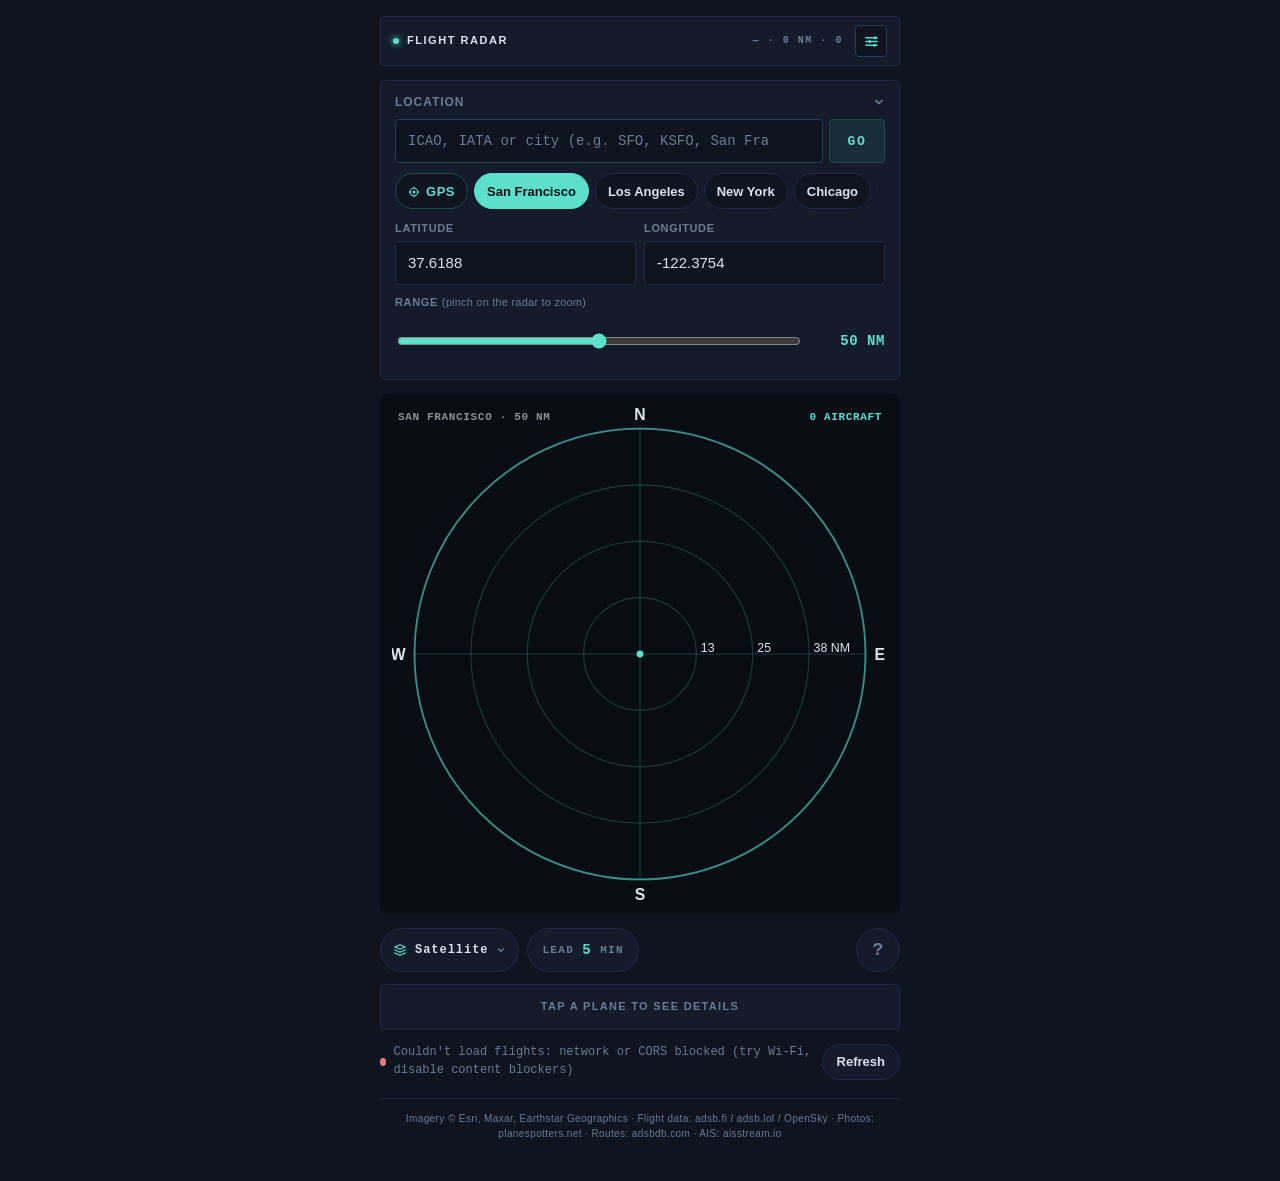
<file: index.html>
<!doctype html>
<html lang="en">
<head>
  <meta charset="utf-8">
  <meta name="viewport" content="width=device-width, initial-scale=1, maximum-scale=1, user-scalable=no, viewport-fit=cover">
  <meta name="theme-color" content="#faf8f5">
  <meta name="apple-mobile-web-app-capable" content="yes">
  <meta name="apple-mobile-web-app-status-bar-style" content="default">
  <title>Flight Radar · Live ADS-B + AIS</title>
  <meta name="description" content="Dependency-free browser radar for live aircraft (ADS-B) and optional ship (AIS) traffic, rendered over satellite imagery. Mobile-first, no build step.">
  <link rel="stylesheet" href="app.css">
</head>
<body>
  <div id="previewBanner" class="preview-banner" hidden></div>
  <div class="app">
    <div class="tactical-strip">
      <span class="brand"><span class="dot" aria-hidden="true"></span>FLIGHT RADAR</span>
      <span class="readout" id="tacReadout">— · 0 NM · 0</span>
      <button type="button" id="settingsBtn" class="tac-icon" aria-label="Settings">
        <svg width="15" height="15" viewBox="0 0 16 16" fill="none" stroke="currentColor" stroke-width="1.4" stroke-linecap="round" aria-hidden="true">
          <line x1="2" y1="4" x2="10" y2="4"/>
          <line x1="13.5" y1="4" x2="14" y2="4"/>
          <circle cx="12" cy="4" r="1.6" fill="currentColor" stroke="none"/>
          <line x1="2" y1="8" x2="4" y2="8"/>
          <line x1="7.5" y1="8" x2="14" y2="8"/>
          <circle cx="6" cy="8" r="1.6" fill="currentColor" stroke="none"/>
          <line x1="2" y1="12" x2="9" y2="12"/>
          <line x1="12.5" y1="12" x2="14" y2="12"/>
          <circle cx="11" cy="12" r="1.6" fill="currentColor" stroke="none"/>
        </svg>
      </button>
    </div>
    <div id="settingsPanel" class="settings-panel" hidden>
      <h3>Settings</h3>
      <div class="setting-block">
        <label for="aisKeyInput">aisstream.io API key <span class="muted">(required for ship tracking)</span></label>
        <p class="setting-help">Ship tracking uses <a href="https://aisstream.io/apikeys" target="_blank" rel="noopener">aisstream.io</a>. Sign up (free, ~30 seconds), copy your key, and paste it here. The key is stored only in your browser (localStorage) and is only used to connect to aisstream directly.</p>
        <div class="setting-row">
          <input type="text" id="aisKeyInput" autocomplete="off" spellcheck="false" placeholder="Paste your aisstream.io key">
          <button type="button" id="aisKeySave" class="btn-primary">SAVE</button>
          <button type="button" id="aisKeyClear" class="btn-danger" hidden>CLEAR</button>
        </div>
        <div id="aisStatus" class="ais-status"></div>
        <div id="aisDiag" class="ais-diag" hidden></div>
        <p class="setting-help ais-diag-hint">If you see messages flowing but no ship markers, the subscribed bounding box may not match your map center — pan to a busy port (e.g. Rotterdam, Singapore, Houston) and wait ~30 s. aisstream's free tier only streams the bbox you subscribed to.</p>
      </div>
      <div class="setting-block">
        <label for="watchAddInput">Plane watchlist <span class="muted">(track specific aircraft)</span></label>
        <p class="setting-help">Add up to 10 aircraft by registration (e.g. N738C) or 6-character ICAO hex. Watched planes show a dashed ring on the radar. You can also tap WATCH on any selected plane's card. Tap a row to jump to that plane.</p>
        <div class="setting-row">
          <input type="text" id="watchAddInput" autocomplete="off" spellcheck="false" autocapitalize="characters" placeholder="Registration or hex">
          <button type="button" id="watchAddBtn" class="btn-primary">ADD</button>
        </div>
        <div id="watchStatus" class="ais-status"></div>
        <div id="watchListRows" class="watch-rows"></div>
      </div>
    </div>
    <div class="controls" id="controlsPanel">
      <button type="button" class="controls-header" id="controlsToggle" aria-expanded="true">
        <h2>Location</h2>
        <span class="chevron" aria-hidden="true">
          <svg width="12" height="12" viewBox="0 0 12 12" fill="none" stroke="currentColor" stroke-width="1.6" stroke-linecap="round" stroke-linejoin="round"><path d="M3 4.5l3 3 3-3"/></svg>
        </span>
      </button>
      <div class="controls-body" id="controlsBody">
      <div class="airport-search">
        <div class="airport-input-row">
          <div class="airport-input-wrap">
            <input type="search" id="airportInput" placeholder="ICAO, IATA or city (e.g. SFO, KSFO, San Francisco)" autocomplete="off" spellcheck="false" autocapitalize="characters">
            <button type="button" id="airportClear" class="apt-clear" hidden aria-label="Clear">×</button>
          </div>
          <button type="button" id="airportGo" class="apt-go">GO</button>
        </div>
        <div class="airport-dropdown" id="airportDropdown" hidden></div>
      </div>
      <div class="preset-row" id="presetRow"></div>
      <div class="coord-row">
        <div class="coord">
          <label for="latInput">Latitude</label>
          <input id="latInput" type="number" step="0.0001" min="-90" max="90" inputmode="decimal" autocomplete="off">
        </div>
        <div class="coord">
          <label for="lonInput">Longitude</label>
          <input id="lonInput" type="number" step="0.0001" min="-180" max="180" inputmode="decimal" autocomplete="off">
        </div>
      </div>
      <div class="range-row">
        <label for="rangeSlider">Range <span class="muted">(pinch on the radar to zoom)</span></label>
        <div class="range-slider-wrap">
          <input id="rangeSlider" type="range" min="0" max="100" step="1" value="50" aria-label="Radar range">
          <span class="range-val" id="rangeVal">50 NM</span>
        </div>
      </div>
      </div>
    </div>

    <div class="radar-card">
      <div class="radar-overlay">
        <span id="radarLoc">—</span>
        <span class="rcount"><span id="radarCount">0</span> aircraft</span>
      </div>
      <div class="radar-overlay tile-status-row"><span id="tileStatus" class="tile-status" hidden></span></div>
      <div class="radar-overlay watch-alert-row"><span id="watchAlert" class="watch-alert" hidden></span></div>
      <svg class="radar-svg" id="radar" viewBox="-110 -110 220 220" aria-label="Aircraft radar">
        <defs>
          <clipPath id="radarClip"><circle cx="0" cy="0" r="100"/></clipPath>
        </defs>
        <defs>
          <radialGradient id="vignetteGrad" cx="0" cy="0" r="155" gradientUnits="userSpaceOnUse">
            <stop offset="0" stop-color="#070c15" stop-opacity="0"/>
            <stop offset="0.645" stop-color="#070c15" stop-opacity="0"/>
            <stop offset="0.72" stop-color="#070c15" stop-opacity="0.45"/>
            <stop offset="1" stop-color="#070c15" stop-opacity="0.95"/>
          </radialGradient>
        </defs>
        <g id="tileLayer"></g>
        <g id="labelLayer"></g>
        <rect x="-110" y="-110" width="220" height="220" fill="url(#vignetteGrad)" style="pointer-events:none"/>
        <circle cx="0" cy="0" r="100" fill="none" stroke="var(--accent-dim)" stroke-width="0.8" style="pointer-events:none"/>
        <g id="radarGrid">
          <circle cx="0" cy="0" r="100" fill="none" stroke="var(--radar-ring)" stroke-width="0.8"/>
          <circle cx="0" cy="0" r="75" fill="none" stroke="var(--radar-grid)" stroke-width="0.5"/>
          <circle cx="0" cy="0" r="50" fill="none" stroke="var(--radar-grid)" stroke-width="0.5"/>
          <circle cx="0" cy="0" r="25" fill="none" stroke="var(--radar-grid)" stroke-width="0.5"/>
          <line x1="-100" y1="0" x2="100" y2="0" stroke="var(--radar-grid)" stroke-width="0.5"/>
          <line x1="0" y1="-100" x2="0" y2="100" stroke="var(--radar-grid)" stroke-width="0.5"/>
          <circle cx="0" cy="0" r="1.5" fill="var(--plane)"/>
          <text x="0" y="-104" text-anchor="middle" fill="var(--radar-label)" font-size="7" style="paint-order:stroke;stroke:rgba(7,12,21,0.85);stroke-width:1.2;stroke-linejoin:round" font-family="-apple-system, BlinkMacSystemFont, sans-serif" font-weight="700">N</text>
          <text x="104" y="2.5" text-anchor="start" fill="var(--radar-label)" font-size="7" style="paint-order:stroke;stroke:rgba(7,12,21,0.85);stroke-width:1.2;stroke-linejoin:round" font-family="-apple-system, BlinkMacSystemFont, sans-serif" font-weight="700">E</text>
          <text x="0" y="109" text-anchor="middle" fill="var(--radar-label)" font-size="7" style="paint-order:stroke;stroke:rgba(7,12,21,0.85);stroke-width:1.2;stroke-linejoin:round" font-family="-apple-system, BlinkMacSystemFont, sans-serif" font-weight="700">S</text>
          <text x="-104" y="2.5" text-anchor="end" fill="var(--radar-label)" font-size="7" style="paint-order:stroke;stroke:rgba(7,12,21,0.85);stroke-width:1.2;stroke-linejoin:round" font-family="-apple-system, BlinkMacSystemFont, sans-serif" font-weight="700">W</text>
          <text id="r1lbl" x="27" y="-1" fill="var(--radar-label)" font-size="5.5" style="paint-order:stroke;stroke:rgba(7,12,21,0.75);stroke-width:1;stroke-linejoin:round" font-family="-apple-system, BlinkMacSystemFont, sans-serif"></text>
          <text id="r2lbl" x="52" y="-1" fill="var(--radar-label)" font-size="5.5" style="paint-order:stroke;stroke:rgba(7,12,21,0.75);stroke-width:1;stroke-linejoin:round" font-family="-apple-system, BlinkMacSystemFont, sans-serif"></text>
          <text id="r3lbl" x="77" y="-1" fill="var(--radar-label)" font-size="5.5" style="paint-order:stroke;stroke:rgba(7,12,21,0.75);stroke-width:1;stroke-linejoin:round" font-family="-apple-system, BlinkMacSystemFont, sans-serif"></text>
        </g>
        <g id="trackLayer"></g>
        <g id="routeLayer"></g>
        <g id="vectorLayer"></g>
        <g id="planeLayer"></g>
        <g id="shipLayer"></g>
      </svg>
    </div>

    <div class="map-controls-row">
      <div class="map-layer-control" id="mapLayerControl">
        <button type="button" class="map-layer-pill" id="mapLayerPill" aria-expanded="false" aria-haspopup="listbox" aria-label="Map layer">
          <span class="mlp-icon" aria-hidden="true">
            <svg width="14" height="14" viewBox="0 0 16 16" fill="none" stroke="currentColor" stroke-width="1.4" stroke-linejoin="round" stroke-linecap="round"><path d="M2 4.6l6-2.6 6 2.6-6 2.6z"/><path d="M2 8l6 2.6 6-2.6"/><path d="M2 11.4l6 2.6 6-2.6"/></svg>
          </span>
          <span class="mlp-label" id="mapLayerLabel">Satellite</span>
          <span class="mlp-caret" aria-hidden="true">
            <svg width="10" height="10" viewBox="0 0 12 12" fill="none" stroke="currentColor" stroke-width="1.6" stroke-linecap="round" stroke-linejoin="round"><path d="M3 4.5l3 3 3-3"/></svg>
          </span>
        </button>
        <div class="map-layer-dropdown" id="mapLayerDropdown" hidden role="listbox">
          <button type="button" class="map-layer-option" data-map-layer="satellite" role="option">Satellite</button>
          <button type="button" class="map-layer-option" data-map-layer="sectional" role="option">VFR Sectional</button>
          <button type="button" class="map-layer-option" data-map-layer="vfr-terminal" role="option">VFR Terminal</button>
          <button type="button" class="map-layer-option" data-map-layer="ifr-low" role="option">IFR Low</button>
          <button type="button" class="map-layer-option" data-map-layer="ifr-high" role="option">IFR High</button>
        </div>
      </div>

      <div class="lead-pill" id="leadPill" data-state="collapsed">
        <button type="button" class="lp-collapsed" id="leadPillTrigger" aria-expanded="false" aria-label="Lead projection length">
          <span class="lp-kw">LEAD</span>
          <span class="lp-val" id="leadPillValue">1</span>
          <span class="lp-unit">MIN</span>
        </button>
        <div class="lp-expanded" id="leadPicker" role="group" aria-label="Lead projection length">
          <span class="lp-kw">LEAD</span>
          <button type="button" class="lp-opt sel-trend-btn" data-trend-min="1" aria-label="Lead 1 min">1</button>
          <button type="button" class="lp-opt sel-trend-btn" data-trend-min="2" aria-label="Lead 2 min">2</button>
          <button type="button" class="lp-opt sel-trend-btn" data-trend-min="5" aria-label="Lead 5 min">5</button>
          <span class="lp-unit">MIN</span>
        </div>
      </div>

      <button type="button" class="legend-icon" id="legendToggle" aria-expanded="false" aria-label="Toggle legend">?</button>
    </div>

    <div class="legend" id="legend">
      <div class="legend-body">
        <div class="lg-row"><span class="lg-swatch" style="background:#5ce0ca"></span><span class="lg-k">Trail</span><span class="lg-v">Actual flown path (up to ~1 hr of live + historical)</span></div>
        <div class="lg-row"><span class="lg-swatch" style="background:#6eff9a"></span><span class="lg-k">Lead</span><span class="lg-v">Projected position in 1 / 2 / 5 min at current speed &amp; heading · tap the LEAD pill below the radar to change</span></div>
        <div class="lg-row"><span class="lg-swatch dashed" style="color:#ff4ddb"></span><span class="lg-k">Route</span><span class="lg-v">Filed flight plan: origin → current → destination</span></div>
        <div class="lg-row lg-alt-row">
          <span class="lg-k">Altitude</span>
          <div class="lg-alt-samples">
            <div class="lg-alt-sample">
              <svg width="28" height="40" viewBox="-6 -6 12 24" aria-hidden="true">
                <polygon points="0,-4.2 3,4.2 0,2.6 -3,4.2" fill="#5ce0ca" stroke="rgba(7,12,21,0.95)" stroke-width="0.5" stroke-linejoin="round"/>
              </svg>
              <span>&lt; 10k ft</span>
            </div>
            <div class="lg-alt-sample">
              <svg width="28" height="40" viewBox="-6 -6 12 24" aria-hidden="true">
                <polygon points="0,-4.2 3,4.2 0,2.6 -3,4.2" fill="#5ce0ca" stroke="rgba(7,12,21,0.95)" stroke-width="0.5" stroke-linejoin="round"/>
                <polyline points="-1.8,5.1 0,4.2 1.8,5.1" fill="none" stroke="rgba(7,12,21,0.95)" stroke-width="1.4" stroke-linecap="round" stroke-linejoin="round"/>
                <polyline points="-1.8,5.1 0,4.2 1.8,5.1" fill="none" stroke="#5ce0ca" stroke-width="0.7" stroke-linecap="round" stroke-linejoin="round"/>
              </svg>
              <span>10–20k ft</span>
            </div>
            <div class="lg-alt-sample">
              <svg width="28" height="40" viewBox="-6 -6 12 24" aria-hidden="true">
                <polygon points="0,-4.2 3,4.2 0,2.6 -3,4.2" fill="#5ce0ca" stroke="rgba(7,12,21,0.95)" stroke-width="0.5" stroke-linejoin="round"/>
                <polyline points="-1.8,5.1 0,4.2 1.8,5.1" fill="none" stroke="rgba(7,12,21,0.95)" stroke-width="1.4" stroke-linecap="round" stroke-linejoin="round"/>
                <polyline points="-1.8,5.1 0,4.2 1.8,5.1" fill="none" stroke="#5ce0ca" stroke-width="0.7" stroke-linecap="round" stroke-linejoin="round"/>
                <polyline points="-1.8,6.5 0,5.6 1.8,6.5" fill="none" stroke="rgba(7,12,21,0.95)" stroke-width="1.4" stroke-linecap="round" stroke-linejoin="round"/>
                <polyline points="-1.8,6.5 0,5.6 1.8,6.5" fill="none" stroke="#5ce0ca" stroke-width="0.7" stroke-linecap="round" stroke-linejoin="round"/>
              </svg>
              <span>20–30k ft</span>
            </div>
            <div class="lg-alt-sample">
              <svg width="28" height="40" viewBox="-6 -6 12 24" aria-hidden="true">
                <polygon points="0,-4.2 3,4.2 0,2.6 -3,4.2" fill="#5ce0ca" stroke="rgba(7,12,21,0.95)" stroke-width="0.5" stroke-linejoin="round"/>
                <polyline points="-1.8,5.1 0,4.2 1.8,5.1" fill="none" stroke="rgba(7,12,21,0.95)" stroke-width="1.4" stroke-linecap="round" stroke-linejoin="round"/>
                <polyline points="-1.8,5.1 0,4.2 1.8,5.1" fill="none" stroke="#5ce0ca" stroke-width="0.7" stroke-linecap="round" stroke-linejoin="round"/>
                <polyline points="-1.8,6.5 0,5.6 1.8,6.5" fill="none" stroke="rgba(7,12,21,0.95)" stroke-width="1.4" stroke-linecap="round" stroke-linejoin="round"/>
                <polyline points="-1.8,6.5 0,5.6 1.8,6.5" fill="none" stroke="#5ce0ca" stroke-width="0.7" stroke-linecap="round" stroke-linejoin="round"/>
                <polyline points="-1.8,7.9 0,7.0 1.8,7.9" fill="none" stroke="rgba(7,12,21,0.95)" stroke-width="1.4" stroke-linecap="round" stroke-linejoin="round"/>
                <polyline points="-1.8,7.9 0,7.0 1.8,7.9" fill="none" stroke="#5ce0ca" stroke-width="0.7" stroke-linecap="round" stroke-linejoin="round"/>
              </svg>
              <span>30–40k ft</span>
            </div>
            <div class="lg-alt-sample">
              <svg width="28" height="40" viewBox="-6 -6 12 24" aria-hidden="true">
                <polygon points="0,-4.2 3,4.2 0,2.6 -3,4.2" fill="#5ce0ca" stroke="rgba(7,12,21,0.95)" stroke-width="0.5" stroke-linejoin="round"/>
                <polyline points="-1.8,5.1 0,4.2 1.8,5.1" fill="none" stroke="rgba(7,12,21,0.95)" stroke-width="1.4" stroke-linecap="round" stroke-linejoin="round"/>
                <polyline points="-1.8,5.1 0,4.2 1.8,5.1" fill="none" stroke="#5ce0ca" stroke-width="0.7" stroke-linecap="round" stroke-linejoin="round"/>
                <polyline points="-1.8,6.5 0,5.6 1.8,6.5" fill="none" stroke="rgba(7,12,21,0.95)" stroke-width="1.4" stroke-linecap="round" stroke-linejoin="round"/>
                <polyline points="-1.8,6.5 0,5.6 1.8,6.5" fill="none" stroke="#5ce0ca" stroke-width="0.7" stroke-linecap="round" stroke-linejoin="round"/>
                <polyline points="-1.8,7.9 0,7.0 1.8,7.9" fill="none" stroke="rgba(7,12,21,0.95)" stroke-width="1.4" stroke-linecap="round" stroke-linejoin="round"/>
                <polyline points="-1.8,7.9 0,7.0 1.8,7.9" fill="none" stroke="#5ce0ca" stroke-width="0.7" stroke-linecap="round" stroke-linejoin="round"/>
                <polyline points="-1.8,9.3 0,8.4 1.8,9.3" fill="none" stroke="rgba(7,12,21,0.95)" stroke-width="1.4" stroke-linecap="round" stroke-linejoin="round"/>
                <polyline points="-1.8,9.3 0,8.4 1.8,9.3" fill="none" stroke="#5ce0ca" stroke-width="0.7" stroke-linecap="round" stroke-linejoin="round"/>
              </svg>
              <span>40k+ ft</span>
            </div>
          </div>
        </div>
        <div class="lg-row"><span class="lg-swatch dot" style="background:#f0c674"></span><span class="lg-k">Selected</span><span class="lg-v">Gold fill + gold halo marks the selected contact</span></div>
        <div class="lg-row"><span class="lg-swatch dot" style="background:#ff5a5a"></span><span class="lg-k">Emergency</span><span class="lg-v">Red fill + pulsing red halo: squawk 7500 / 7600 / 7700</span></div>
        <div class="lg-row"><span class="lg-swatch dot" style="background:#ff9e4a"></span><span class="lg-k">Military</span><span class="lg-v">Orange fill: flagged military / notable callsign</span></div>
        <div class="lg-row"><span class="lg-swatch dot" style="background:#ffb347"></span><span class="lg-k">Ship</span><span class="lg-v">Amber hull: AIS vessel</span></div>
      </div>
    </div>

    <div class="selected-card" id="selectedCard">
      <div class="sel-empty">Tap a plane to see details</div>
    </div>

    <div class="status-row">
      <div class="left">
        <span class="dot-live" id="liveDot"></span>
        <span id="statusText">Loading…</span>
      </div>
      <button class="refresh-btn" id="refreshBtn" type="button">Refresh</button>
    </div>

    <div id="listControls" class="list-controls"></div>
    <div id="listContainer"></div>

    <footer class="page-footer">Imagery © Esri, Maxar, Earthstar Geographics · Flight data: adsb.fi / adsb.lol / OpenSky · Photos: planespotters.net · Routes: adsbdb.com · AIS: aisstream.io</footer>
  </div>

  <script async src="airports.js"></script>
  <script src="app.js"></script>
</body>
</html>
</file>
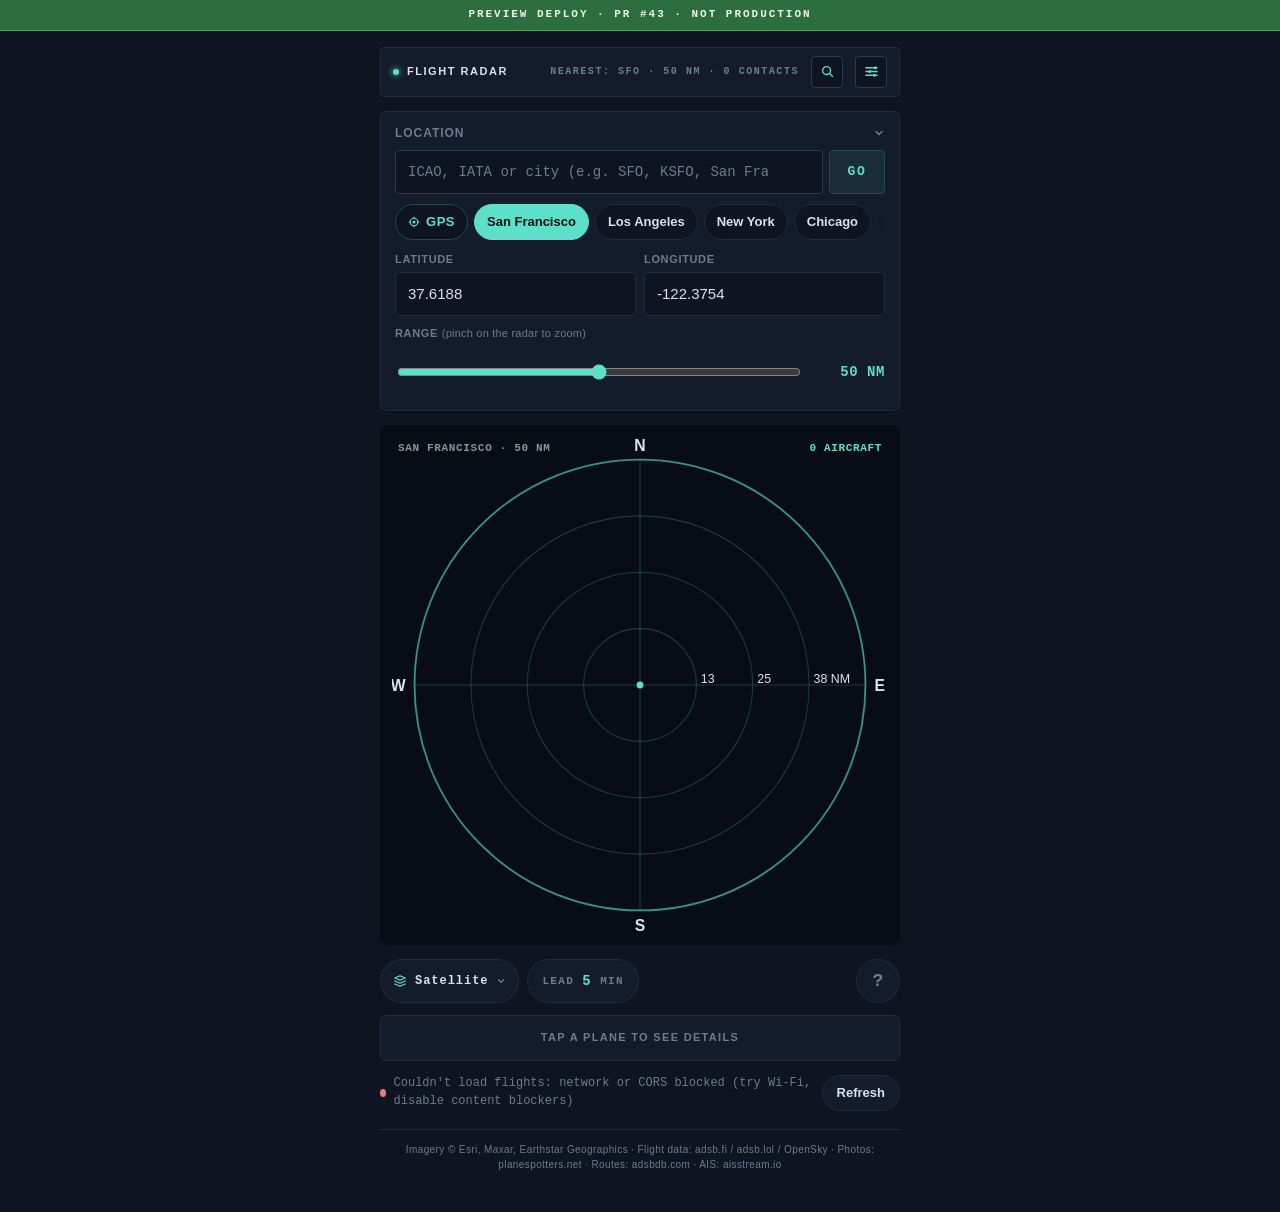
<file: pr-preview/pr-43/index.html>
<!doctype html>
<html lang="en">
<head>
  <meta charset="utf-8">
  <meta name="viewport" content="width=device-width, initial-scale=1, maximum-scale=1, user-scalable=no, viewport-fit=cover">
  <meta name="theme-color" content="#faf8f5">
  <meta name="apple-mobile-web-app-capable" content="yes">
  <meta name="apple-mobile-web-app-status-bar-style" content="default">
  <title>Flight Radar · Live ADS-B + AIS</title>
  <meta name="description" content="Dependency-free browser radar for live aircraft (ADS-B) and optional ship (AIS) traffic, rendered over satellite imagery. Mobile-first, no build step.">
  <link rel="stylesheet" href="app.css">
</head>
<body>
  <div id="previewBanner" class="preview-banner" hidden></div>
  <div class="app">
    <div class="tactical-strip">
      <span class="brand"><span class="dot" aria-hidden="true"></span>FLIGHT RADAR</span>
      <span class="readout" id="tacReadout">— · 0 NM · 0</span>
      <button type="button" id="findBtn" class="tac-icon" aria-label="Find specific aircraft">
        <svg width="15" height="15" viewBox="0 0 16 16" fill="none" stroke="currentColor" stroke-width="1.4" stroke-linecap="round" stroke-linejoin="round" aria-hidden="true">
          <circle cx="7" cy="7" r="4.2"/>
          <line x1="10.2" y1="10.2" x2="13.5" y2="13.5"/>
        </svg>
      </button>
      <button type="button" id="settingsBtn" class="tac-icon" aria-label="Settings">
        <svg width="15" height="15" viewBox="0 0 16 16" fill="none" stroke="currentColor" stroke-width="1.4" stroke-linecap="round" aria-hidden="true">
          <line x1="2" y1="4" x2="10" y2="4"/>
          <line x1="13.5" y1="4" x2="14" y2="4"/>
          <circle cx="12" cy="4" r="1.6" fill="currentColor" stroke="none"/>
          <line x1="2" y1="8" x2="4" y2="8"/>
          <line x1="7.5" y1="8" x2="14" y2="8"/>
          <circle cx="6" cy="8" r="1.6" fill="currentColor" stroke="none"/>
          <line x1="2" y1="12" x2="9" y2="12"/>
          <line x1="12.5" y1="12" x2="14" y2="12"/>
          <circle cx="11" cy="12" r="1.6" fill="currentColor" stroke="none"/>
        </svg>
      </button>
    </div>
    <div id="findPanel" class="find-panel" hidden>
      <h3>Find Aircraft</h3>
      <div class="setting-block">
        <label for="findInput">Hex, tail number, or callsign</label>
        <p class="setting-help">Search any aircraft worldwide. If it's currently broadcasting ADS-B, the radar will re-center on its live position. Otherwise we'll show its last-seen position from OpenSky.</p>
        <div class="setting-row">
          <input type="text" id="findInput" autocomplete="off" spellcheck="false" autocapitalize="characters" placeholder="e.g. N738C, UAL822, A12710">
          <button type="button" id="findSubmit" class="btn-primary">SEARCH</button>
        </div>
        <div id="findStatus" class="find-status"></div>
        <div id="findRecent" class="find-recent" hidden>
          <span class="find-recent-label">Recent</span>
          <div id="findRecentList" class="find-recent-list"></div>
        </div>
      </div>
    </div>
    <div id="settingsPanel" class="settings-panel" hidden>
      <h3>Settings</h3>
      <div class="setting-block">
        <label for="aisKeyInput">aisstream.io API key <span class="muted">(required for ship tracking)</span></label>
        <p class="setting-help">Ship tracking uses <a href="https://aisstream.io/apikeys" target="_blank" rel="noopener">aisstream.io</a>. Sign up (free, ~30 seconds), copy your key, and paste it here. The key is stored only in your browser (localStorage) and is only used to connect to aisstream directly.</p>
        <div class="setting-row">
          <input type="text" id="aisKeyInput" autocomplete="off" spellcheck="false" placeholder="Paste your aisstream.io key">
          <button type="button" id="aisKeySave" class="btn-primary">SAVE</button>
          <button type="button" id="aisKeyClear" class="btn-danger" hidden>CLEAR</button>
        </div>
        <div id="aisStatus" class="ais-status"></div>
        <div id="aisDiag" class="ais-diag" hidden></div>
        <p class="setting-help ais-diag-hint">If you see messages flowing but no ship markers, the subscribed bounding box may not match your map center — pan to a busy port (e.g. Rotterdam, Singapore, Houston) and wait ~30 s. aisstream's free tier only streams the bbox you subscribed to.</p>
      </div>
    </div>
    <div class="controls" id="controlsPanel">
      <button type="button" class="controls-header" id="controlsToggle" aria-expanded="true">
        <h2>Location</h2>
        <span class="chevron" aria-hidden="true">
          <svg width="12" height="12" viewBox="0 0 12 12" fill="none" stroke="currentColor" stroke-width="1.6" stroke-linecap="round" stroke-linejoin="round"><path d="M3 4.5l3 3 3-3"/></svg>
        </span>
      </button>
      <div class="controls-body" id="controlsBody">
      <div class="airport-search">
        <div class="airport-input-row">
          <div class="airport-input-wrap">
            <input type="search" id="airportInput" placeholder="ICAO, IATA or city (e.g. SFO, KSFO, San Francisco)" autocomplete="off" spellcheck="false" autocapitalize="characters">
            <button type="button" id="airportClear" class="apt-clear" hidden aria-label="Clear">×</button>
          </div>
          <button type="button" id="airportGo" class="apt-go">GO</button>
        </div>
        <div class="airport-dropdown" id="airportDropdown" hidden></div>
      </div>
      <div class="preset-row" id="presetRow"></div>
      <div class="coord-row">
        <div class="coord">
          <label for="latInput">Latitude</label>
          <input id="latInput" type="number" step="0.0001" min="-90" max="90" inputmode="decimal" autocomplete="off">
        </div>
        <div class="coord">
          <label for="lonInput">Longitude</label>
          <input id="lonInput" type="number" step="0.0001" min="-180" max="180" inputmode="decimal" autocomplete="off">
        </div>
      </div>
      <div class="range-row">
        <label for="rangeSlider">Range <span class="muted">(pinch on the radar to zoom)</span></label>
        <div class="range-slider-wrap">
          <input id="rangeSlider" type="range" min="0" max="100" step="1" value="50" aria-label="Radar range">
          <span class="range-val" id="rangeVal">50 NM</span>
        </div>
      </div>
      </div>
    </div>

    <div class="radar-card">
      <div class="radar-overlay">
        <span id="radarLoc">—</span>
        <span class="rcount"><span id="radarCount">0</span> aircraft</span>
      </div>
      <div class="radar-overlay tile-status-row"><span id="tileStatus" class="tile-status" hidden></span></div>
      <svg class="radar-svg" id="radar" viewBox="-110 -110 220 220" aria-label="Aircraft radar">
        <defs>
          <clipPath id="radarClip"><circle cx="0" cy="0" r="100"/></clipPath>
        </defs>
        <defs>
          <radialGradient id="vignetteGrad" cx="0" cy="0" r="155" gradientUnits="userSpaceOnUse">
            <stop offset="0" stop-color="#070c15" stop-opacity="0"/>
            <stop offset="0.645" stop-color="#070c15" stop-opacity="0"/>
            <stop offset="0.72" stop-color="#070c15" stop-opacity="0.45"/>
            <stop offset="1" stop-color="#070c15" stop-opacity="0.95"/>
          </radialGradient>
        </defs>
        <g id="tileLayer"></g>
        <g id="labelLayer"></g>
        <rect x="-110" y="-110" width="220" height="220" fill="url(#vignetteGrad)" style="pointer-events:none"/>
        <circle cx="0" cy="0" r="100" fill="none" stroke="var(--accent-dim)" stroke-width="0.8" style="pointer-events:none"/>
        <g id="radarGrid">
          <circle cx="0" cy="0" r="100" fill="none" stroke="var(--radar-ring)" stroke-width="0.8"/>
          <circle cx="0" cy="0" r="75" fill="none" stroke="var(--radar-grid)" stroke-width="0.5"/>
          <circle cx="0" cy="0" r="50" fill="none" stroke="var(--radar-grid)" stroke-width="0.5"/>
          <circle cx="0" cy="0" r="25" fill="none" stroke="var(--radar-grid)" stroke-width="0.5"/>
          <line x1="-100" y1="0" x2="100" y2="0" stroke="var(--radar-grid)" stroke-width="0.5"/>
          <line x1="0" y1="-100" x2="0" y2="100" stroke="var(--radar-grid)" stroke-width="0.5"/>
          <circle cx="0" cy="0" r="1.5" fill="var(--plane)"/>
          <text x="0" y="-104" text-anchor="middle" fill="var(--radar-label)" font-size="7" style="paint-order:stroke;stroke:rgba(7,12,21,0.85);stroke-width:1.2;stroke-linejoin:round" font-family="-apple-system, BlinkMacSystemFont, sans-serif" font-weight="700">N</text>
          <text x="104" y="2.5" text-anchor="start" fill="var(--radar-label)" font-size="7" style="paint-order:stroke;stroke:rgba(7,12,21,0.85);stroke-width:1.2;stroke-linejoin:round" font-family="-apple-system, BlinkMacSystemFont, sans-serif" font-weight="700">E</text>
          <text x="0" y="109" text-anchor="middle" fill="var(--radar-label)" font-size="7" style="paint-order:stroke;stroke:rgba(7,12,21,0.85);stroke-width:1.2;stroke-linejoin:round" font-family="-apple-system, BlinkMacSystemFont, sans-serif" font-weight="700">S</text>
          <text x="-104" y="2.5" text-anchor="end" fill="var(--radar-label)" font-size="7" style="paint-order:stroke;stroke:rgba(7,12,21,0.85);stroke-width:1.2;stroke-linejoin:round" font-family="-apple-system, BlinkMacSystemFont, sans-serif" font-weight="700">W</text>
          <text id="r1lbl" x="27" y="-1" fill="var(--radar-label)" font-size="5.5" style="paint-order:stroke;stroke:rgba(7,12,21,0.75);stroke-width:1;stroke-linejoin:round" font-family="-apple-system, BlinkMacSystemFont, sans-serif"></text>
          <text id="r2lbl" x="52" y="-1" fill="var(--radar-label)" font-size="5.5" style="paint-order:stroke;stroke:rgba(7,12,21,0.75);stroke-width:1;stroke-linejoin:round" font-family="-apple-system, BlinkMacSystemFont, sans-serif"></text>
          <text id="r3lbl" x="77" y="-1" fill="var(--radar-label)" font-size="5.5" style="paint-order:stroke;stroke:rgba(7,12,21,0.75);stroke-width:1;stroke-linejoin:round" font-family="-apple-system, BlinkMacSystemFont, sans-serif"></text>
        </g>
        <g id="trackLayer"></g>
        <g id="routeLayer"></g>
        <g id="vectorLayer"></g>
        <g id="planeLayer"></g>
        <g id="shipLayer"></g>
      </svg>
    </div>

    <div class="map-controls-row">
      <div class="map-layer-control" id="mapLayerControl">
        <button type="button" class="map-layer-pill" id="mapLayerPill" aria-expanded="false" aria-haspopup="listbox" aria-label="Map layer">
          <span class="mlp-icon" aria-hidden="true">
            <svg width="14" height="14" viewBox="0 0 16 16" fill="none" stroke="currentColor" stroke-width="1.4" stroke-linejoin="round" stroke-linecap="round"><path d="M2 4.6l6-2.6 6 2.6-6 2.6z"/><path d="M2 8l6 2.6 6-2.6"/><path d="M2 11.4l6 2.6 6-2.6"/></svg>
          </span>
          <span class="mlp-label" id="mapLayerLabel">Satellite</span>
          <span class="mlp-caret" aria-hidden="true">
            <svg width="10" height="10" viewBox="0 0 12 12" fill="none" stroke="currentColor" stroke-width="1.6" stroke-linecap="round" stroke-linejoin="round"><path d="M3 4.5l3 3 3-3"/></svg>
          </span>
        </button>
        <div class="map-layer-dropdown" id="mapLayerDropdown" hidden role="listbox">
          <button type="button" class="map-layer-option" data-map-layer="satellite" role="option">Satellite</button>
          <button type="button" class="map-layer-option" data-map-layer="sectional" role="option">VFR Sectional</button>
          <button type="button" class="map-layer-option" data-map-layer="vfr-terminal" role="option">VFR Terminal</button>
          <button type="button" class="map-layer-option" data-map-layer="ifr-low" role="option">IFR Low</button>
          <button type="button" class="map-layer-option" data-map-layer="ifr-high" role="option">IFR High</button>
        </div>
      </div>

      <div class="lead-pill" id="leadPill" data-state="collapsed">
        <button type="button" class="lp-collapsed" id="leadPillTrigger" aria-expanded="false" aria-label="Lead projection length">
          <span class="lp-kw">LEAD</span>
          <span class="lp-val" id="leadPillValue">1</span>
          <span class="lp-unit">MIN</span>
        </button>
        <div class="lp-expanded" id="leadPicker" role="group" aria-label="Lead projection length">
          <span class="lp-kw">LEAD</span>
          <button type="button" class="lp-opt sel-trend-btn" data-trend-min="1" aria-label="Lead 1 min">1</button>
          <button type="button" class="lp-opt sel-trend-btn" data-trend-min="2" aria-label="Lead 2 min">2</button>
          <button type="button" class="lp-opt sel-trend-btn" data-trend-min="5" aria-label="Lead 5 min">5</button>
          <span class="lp-unit">MIN</span>
        </div>
      </div>

      <button type="button" class="legend-icon" id="legendToggle" aria-expanded="false" aria-label="Toggle legend">?</button>
    </div>

    <div class="legend" id="legend">
      <div class="legend-body">
        <div class="lg-row"><span class="lg-swatch" style="background:#5ce0ca"></span><span class="lg-k">Trail</span><span class="lg-v">Actual flown path (up to ~1 hr of live + historical)</span></div>
        <div class="lg-row"><span class="lg-swatch" style="background:#6eff9a"></span><span class="lg-k">Lead</span><span class="lg-v">Projected position in 1 / 2 / 5 min at current speed &amp; heading · tap the LEAD pill below the radar to change</span></div>
        <div class="lg-row"><span class="lg-swatch dashed" style="color:#ff4ddb"></span><span class="lg-k">Route</span><span class="lg-v">Filed flight plan: origin → current → destination</span></div>
        <div class="lg-row lg-alt-row">
          <span class="lg-k">Altitude</span>
          <div class="lg-alt-samples">
            <div class="lg-alt-sample">
              <svg width="28" height="40" viewBox="-6 -6 12 24" aria-hidden="true">
                <polygon points="0,-4.2 3,4.2 0,2.6 -3,4.2" fill="#5ce0ca" stroke="rgba(7,12,21,0.95)" stroke-width="0.5" stroke-linejoin="round"/>
              </svg>
              <span>&lt; 10k ft</span>
            </div>
            <div class="lg-alt-sample">
              <svg width="28" height="40" viewBox="-6 -6 12 24" aria-hidden="true">
                <polygon points="0,-4.2 3,4.2 0,2.6 -3,4.2" fill="#5ce0ca" stroke="rgba(7,12,21,0.95)" stroke-width="0.5" stroke-linejoin="round"/>
                <polyline points="-1.8,5.1 0,4.2 1.8,5.1" fill="none" stroke="rgba(7,12,21,0.95)" stroke-width="1.4" stroke-linecap="round" stroke-linejoin="round"/>
                <polyline points="-1.8,5.1 0,4.2 1.8,5.1" fill="none" stroke="#5ce0ca" stroke-width="0.7" stroke-linecap="round" stroke-linejoin="round"/>
              </svg>
              <span>10–20k ft</span>
            </div>
            <div class="lg-alt-sample">
              <svg width="28" height="40" viewBox="-6 -6 12 24" aria-hidden="true">
                <polygon points="0,-4.2 3,4.2 0,2.6 -3,4.2" fill="#5ce0ca" stroke="rgba(7,12,21,0.95)" stroke-width="0.5" stroke-linejoin="round"/>
                <polyline points="-1.8,5.1 0,4.2 1.8,5.1" fill="none" stroke="rgba(7,12,21,0.95)" stroke-width="1.4" stroke-linecap="round" stroke-linejoin="round"/>
                <polyline points="-1.8,5.1 0,4.2 1.8,5.1" fill="none" stroke="#5ce0ca" stroke-width="0.7" stroke-linecap="round" stroke-linejoin="round"/>
                <polyline points="-1.8,6.5 0,5.6 1.8,6.5" fill="none" stroke="rgba(7,12,21,0.95)" stroke-width="1.4" stroke-linecap="round" stroke-linejoin="round"/>
                <polyline points="-1.8,6.5 0,5.6 1.8,6.5" fill="none" stroke="#5ce0ca" stroke-width="0.7" stroke-linecap="round" stroke-linejoin="round"/>
              </svg>
              <span>20–30k ft</span>
            </div>
            <div class="lg-alt-sample">
              <svg width="28" height="40" viewBox="-6 -6 12 24" aria-hidden="true">
                <polygon points="0,-4.2 3,4.2 0,2.6 -3,4.2" fill="#5ce0ca" stroke="rgba(7,12,21,0.95)" stroke-width="0.5" stroke-linejoin="round"/>
                <polyline points="-1.8,5.1 0,4.2 1.8,5.1" fill="none" stroke="rgba(7,12,21,0.95)" stroke-width="1.4" stroke-linecap="round" stroke-linejoin="round"/>
                <polyline points="-1.8,5.1 0,4.2 1.8,5.1" fill="none" stroke="#5ce0ca" stroke-width="0.7" stroke-linecap="round" stroke-linejoin="round"/>
                <polyline points="-1.8,6.5 0,5.6 1.8,6.5" fill="none" stroke="rgba(7,12,21,0.95)" stroke-width="1.4" stroke-linecap="round" stroke-linejoin="round"/>
                <polyline points="-1.8,6.5 0,5.6 1.8,6.5" fill="none" stroke="#5ce0ca" stroke-width="0.7" stroke-linecap="round" stroke-linejoin="round"/>
                <polyline points="-1.8,7.9 0,7.0 1.8,7.9" fill="none" stroke="rgba(7,12,21,0.95)" stroke-width="1.4" stroke-linecap="round" stroke-linejoin="round"/>
                <polyline points="-1.8,7.9 0,7.0 1.8,7.9" fill="none" stroke="#5ce0ca" stroke-width="0.7" stroke-linecap="round" stroke-linejoin="round"/>
              </svg>
              <span>30–40k ft</span>
            </div>
            <div class="lg-alt-sample">
              <svg width="28" height="40" viewBox="-6 -6 12 24" aria-hidden="true">
                <polygon points="0,-4.2 3,4.2 0,2.6 -3,4.2" fill="#5ce0ca" stroke="rgba(7,12,21,0.95)" stroke-width="0.5" stroke-linejoin="round"/>
                <polyline points="-1.8,5.1 0,4.2 1.8,5.1" fill="none" stroke="rgba(7,12,21,0.95)" stroke-width="1.4" stroke-linecap="round" stroke-linejoin="round"/>
                <polyline points="-1.8,5.1 0,4.2 1.8,5.1" fill="none" stroke="#5ce0ca" stroke-width="0.7" stroke-linecap="round" stroke-linejoin="round"/>
                <polyline points="-1.8,6.5 0,5.6 1.8,6.5" fill="none" stroke="rgba(7,12,21,0.95)" stroke-width="1.4" stroke-linecap="round" stroke-linejoin="round"/>
                <polyline points="-1.8,6.5 0,5.6 1.8,6.5" fill="none" stroke="#5ce0ca" stroke-width="0.7" stroke-linecap="round" stroke-linejoin="round"/>
                <polyline points="-1.8,7.9 0,7.0 1.8,7.9" fill="none" stroke="rgba(7,12,21,0.95)" stroke-width="1.4" stroke-linecap="round" stroke-linejoin="round"/>
                <polyline points="-1.8,7.9 0,7.0 1.8,7.9" fill="none" stroke="#5ce0ca" stroke-width="0.7" stroke-linecap="round" stroke-linejoin="round"/>
                <polyline points="-1.8,9.3 0,8.4 1.8,9.3" fill="none" stroke="rgba(7,12,21,0.95)" stroke-width="1.4" stroke-linecap="round" stroke-linejoin="round"/>
                <polyline points="-1.8,9.3 0,8.4 1.8,9.3" fill="none" stroke="#5ce0ca" stroke-width="0.7" stroke-linecap="round" stroke-linejoin="round"/>
              </svg>
              <span>40k+ ft</span>
            </div>
          </div>
        </div>
        <div class="lg-row"><span class="lg-swatch dot" style="background:#f0c674"></span><span class="lg-k">Selected</span><span class="lg-v">Gold fill + gold halo marks the selected contact</span></div>
        <div class="lg-row"><span class="lg-swatch dot" style="background:#ff5a5a"></span><span class="lg-k">Emergency</span><span class="lg-v">Red fill + pulsing red halo: squawk 7500 / 7600 / 7700</span></div>
        <div class="lg-row"><span class="lg-swatch dot" style="background:#ff9e4a"></span><span class="lg-k">Military</span><span class="lg-v">Orange fill: flagged military / notable callsign</span></div>
        <div class="lg-row"><span class="lg-swatch dot" style="background:#ffb347"></span><span class="lg-k">Ship</span><span class="lg-v">Amber hull: AIS vessel</span></div>
      </div>
    </div>

    <div class="selected-card" id="selectedCard">
      <div class="sel-empty">Tap a plane to see details</div>
    </div>

    <div class="status-row">
      <div class="left">
        <span class="dot-live" id="liveDot"></span>
        <span id="statusText">Loading…</span>
      </div>
      <button class="refresh-btn" id="refreshBtn" type="button">Refresh</button>
    </div>

    <div id="listControls" class="list-controls"></div>
    <div id="listContainer"></div>

    <footer class="page-footer">Imagery © Esri, Maxar, Earthstar Geographics · Flight data: adsb.fi / adsb.lol / OpenSky · Photos: planespotters.net · Routes: adsbdb.com · AIS: aisstream.io</footer>
  </div>

  <script async src="airports.js"></script>
  <script src="app.js"></script>
</body>
</html>
</file>
<file: app.css>
:root {
      --bg: #0e1420;
      --surface: #141c2b;
      --surface-2: #1a2334;
      --text: #d8e1ec;
      --muted: #6b7c91;
      --border: #1f2b40;
      --border-2: #2a3b56;
      --accent: #5ce0ca;
      --accent-dim: #1f4d47;
      --accent-soft: rgba(92, 224, 202, 0.08);
      --shadow: 0 1px 0 rgba(0, 0, 0, 0.2);
      --radar-bg: #070c15;
      --radar-ring: rgba(92, 224, 202, 0.45);
      --radar-grid: rgba(92, 224, 202, 0.22);
      --radar-label: rgba(240, 248, 255, 0.92);
      --plane: #5ce0ca;
      --plane-selected: #f0c674;
      --plane-ground: #6b7c91;
      --danger: #e37d7d;
      --warn: #d9b04a;
      --mono: ui-monospace, "SF Mono", Menlo, Consolas, "Liberation Mono", monospace;
      --sans: -apple-system, BlinkMacSystemFont, "SF Pro Text", "Segoe UI", Roboto, sans-serif;
    }

    * { box-sizing: border-box; }
    html, body { margin: 0; padding: 0; }

    .preview-banner {
      background: #2d6e3e;
      color: #eaf7ee;
      font-family: var(--mono);
      font-size: 11px;
      font-weight: 700;
      letter-spacing: 0.18em;
      text-transform: uppercase;
      text-align: center;
      padding: 7px 12px calc(7px + env(safe-area-inset-top)) 12px;
      margin-top: calc(-1 * env(safe-area-inset-top));
      position: sticky;
      top: 0;
      z-index: 100;
      border-bottom: 1px solid #4fa366;
    }
    .preview-banner a { color: #b9e8c6; text-decoration: underline; }

    body {
      font-family: var(--sans);
      background: var(--bg);
      color: var(--text);
      -webkit-font-smoothing: antialiased;
      line-height: 1.45;
      min-height: 100vh;
      /* Block page-level pinch-zoom on iOS Safari. The viewport meta's
         user-scalable=no is ignored since iOS 10 (intentional accessibility
         override), but touch-action: pan-x pan-y is honored. The radar SVG
         declares touch-action: none of its own, which overrides this for
         the gesture surface so its pinch handler still fires. */
      touch-action: pan-x pan-y;
    }
    .mono, input[inputmode="decimal"], .pr-call, .pr-dist, .pr-sub,
    .sel-call, .sel-reg, .sel-cell .v, .range-val, #statusText,
    .radar-overlay, .tactical-strip .readout {
      font-family: var(--mono);
      font-variant-numeric: tabular-nums;
    }

    .app {
      max-width: 560px;
      margin: 0 auto;
      padding: calc(16px + env(safe-area-inset-top)) 20px calc(40px + env(safe-area-inset-bottom));
    }

    .tactical-strip {
      display: flex;
      align-items: center;
      justify-content: space-between;
      gap: 12px;
      padding: 8px 12px;
      margin-bottom: 14px;
      border: 1px solid var(--border);
      background: var(--surface);
      border-radius: 4px;
      font-size: 11px;
      letter-spacing: 0.14em;
      text-transform: uppercase;
      font-weight: 700;
    }
    .tactical-strip .brand { color: var(--text); display: flex; align-items: center; gap: 8px; }
    .tactical-strip .brand .dot { width: 6px; height: 6px; border-radius: 50%; background: var(--accent); box-shadow: 0 0 6px var(--accent); animation: pulseDot 1.8s infinite; }
    .tactical-strip .readout { color: var(--muted); font-weight: 600; white-space: nowrap; overflow: hidden; text-overflow: ellipsis; flex: 1; text-align: right; font-size: 10px; }
    .tac-icon {
      flex: 0 0 auto;
      width: 32px; height: 32px;
      border: 1px solid var(--border-2);
      background: var(--bg);
      color: var(--accent);
      border-radius: 4px;
      font-size: 16px;
      cursor: pointer;
      -webkit-tap-highlight-color: transparent;
      display: inline-flex;
      align-items: center;
      justify-content: center;
      padding: 0;
    }
    .tac-icon:active { background: var(--accent-soft); }
    .settings-panel {
      background: var(--surface);
      border: 1px solid var(--border);
      border-radius: 6px;
      padding: 14px;
      margin-bottom: 14px;
    }
    .settings-panel h3 { margin: 0 0 10px; font-size: 13px; letter-spacing: 0.12em; text-transform: uppercase; color: var(--muted); font-weight: 700; }
    .setting-block label { display: block; font-size: 12px; color: var(--text); margin-bottom: 6px; font-weight: 600; }
    .setting-block label .muted { color: var(--muted); font-weight: 400; }
    .setting-help { margin: 0 0 10px; font-size: 12px; color: var(--muted); line-height: 1.5; }
    .setting-help a { color: var(--accent); }
    .setting-row { display: flex; gap: 6px; margin-bottom: 8px; }
    .setting-row input {
      flex: 1;
      min-width: 0;
      min-height: 44px;
      padding: 10px 12px;
      border: 1px solid var(--border-2);
      border-radius: 4px;
      background: var(--bg);
      color: var(--text);
      font-family: var(--mono);
      font-size: 13px;
    }
    .btn-primary {
      min-height: 44px;
      padding: 0 14px;
      border: 1px solid var(--accent);
      background: var(--accent);
      color: #0a1018;
      border-radius: 4px;
      font-family: var(--mono);
      font-weight: 700;
      font-size: 13px;
      letter-spacing: 0.1em;
      cursor: pointer;
      -webkit-tap-highlight-color: transparent;
    }
    /* Watchlist rows in the settings panel. */
    .watch-rows { margin-top: 8px; display: flex; flex-direction: column; gap: 6px; }
    .watch-empty {
      font-family: var(--mono);
      font-size: 11px;
      letter-spacing: 0.12em;
      color: var(--muted);
    }
    .watch-row { display: flex; align-items: stretch; gap: 6px; }
    .watch-go {
      flex: 1;
      min-height: 44px;
      display: flex;
      align-items: center;
      justify-content: space-between;
      gap: 8px;
      padding: 0 12px;
      border: 1px solid var(--border-2);
      border-radius: 4px;
      background: var(--bg);
      color: var(--text);
      font-family: var(--mono);
      cursor: pointer;
      -webkit-tap-highlight-color: transparent;
    }
    .watch-go:disabled { cursor: default; opacity: 0.6; }
    .watch-go .watch-name { font-weight: 700; font-size: 13px; letter-spacing: 0.08em; }
    .watch-go .watch-sub { font-size: 10px; letter-spacing: 0.08em; color: var(--muted); }
    .watch-remove {
      min-width: 44px;
      min-height: 44px;
      border: 1px solid var(--border-2);
      border-radius: 4px;
      background: transparent;
      color: var(--muted);
      font-family: var(--mono);
      font-size: 15px;
      cursor: pointer;
      -webkit-tap-highlight-color: transparent;
    }
    .watch-remove:active { color: var(--danger); border-color: var(--danger); }
    .watch-log {
      min-width: 44px;
      min-height: 44px;
      border: 1px solid var(--border-2);
      border-radius: 4px;
      background: transparent;
      color: var(--muted);
      font-family: var(--mono);
      font-size: 10px;
      font-weight: 700;
      letter-spacing: 0.1em;
      cursor: pointer;
      -webkit-tap-highlight-color: transparent;
    }
    .watch-log.on { color: var(--accent); border-color: var(--accent); }
    /* Expanded flight log under a watch row. */
    .watch-flights {
      margin: 2px 0 4px;
      padding: 6px 8px;
      border: 1px dashed var(--border-2);
      border-radius: 4px;
      font-family: var(--mono);
      font-size: 10px;
      letter-spacing: 0.06em;
      color: var(--muted);
      display: flex;
      flex-direction: column;
      gap: 4px;
    }
    .flight-row {
      display: flex;
      align-items: center;
      justify-content: space-between;
      gap: 8px;
    }
    .flight-row .flight-meta { color: var(--text); }
    .flight-actions { display: flex; gap: 6px; }
    .flight-export, .flight-del {
      min-width: 44px;
      min-height: 44px;
      border: 1px solid var(--border-2);
      border-radius: 4px;
      background: transparent;
      font-family: var(--mono);
      font-size: 10px;
      font-weight: 700;
      letter-spacing: 0.1em;
      cursor: pointer;
      -webkit-tap-highlight-color: transparent;
    }
    .flight-export { color: var(--accent); border-color: var(--accent); }
    .flight-del { color: var(--muted); }
    .flight-del:active { color: var(--danger); border-color: var(--danger); }
    /* Hours ledger + maintenance mini-form at the top of the flight log. */
    .watch-maint { display: flex; flex-direction: column; gap: 6px; padding-bottom: 4px; border-bottom: 1px dashed var(--border-2); }
    .watch-maint-summary { font-weight: 700; color: var(--text); }
    .watch-maint-summary.lvl-warn { color: var(--warn); }
    .watch-maint-summary.lvl-alert { color: var(--danger); }
    .watch-maint-form { display: flex; gap: 6px; flex-wrap: wrap; }
    .watch-maint-form input {
      flex: 1;
      min-width: 70px;
      min-height: 44px;
      padding: 0 8px;
      border: 1px solid var(--border-2);
      border-radius: 4px;
      background: var(--bg);
      color: var(--text);
      font-family: var(--mono);
      font-size: 11px;
    }
    .wm-save {
      min-width: 44px;
      min-height: 44px;
      border: 1px solid var(--accent);
      border-radius: 4px;
      background: transparent;
      color: var(--accent);
      font-family: var(--mono);
      font-size: 10px;
      font-weight: 700;
      letter-spacing: 0.1em;
      cursor: pointer;
      -webkit-tap-highlight-color: transparent;
    }

    .btn-danger {
      min-height: 44px;
      padding: 0 14px;
      border: 1px solid var(--danger);
      background: transparent;
      color: var(--danger);
      border-radius: 4px;
      font-family: var(--mono);
      font-weight: 700;
      font-size: 13px;
      letter-spacing: 0.1em;
      cursor: pointer;
      -webkit-tap-highlight-color: transparent;
    }
    .ais-status { font-size: 11px; color: var(--muted); letter-spacing: 0.08em; text-transform: uppercase; font-weight: 700; margin-top: 4px; }
    .ais-status.ok { color: var(--accent); }
    .ais-status.err { color: var(--danger); }
    .ais-status.warn { color: var(--warn); }
    .ais-diag {
      margin-top: 6px;
      padding: 6px 8px;
      background: var(--surface-2);
      border: 1px dashed var(--border);
      border-radius: 4px;
      font-family: var(--mono);
      font-size: 10px;
      color: var(--text);
      line-height: 1.5;
      white-space: pre-wrap;
    }
    .ais-diag-hint { margin-top: 6px !important; font-size: 11px; }

    .ships-hint {
      background: var(--surface);
      border: 1px dashed var(--border-2);
      border-radius: 6px;
      padding: 10px 12px;
      margin-bottom: 8px;
      color: var(--muted);
      font-size: 11px;
      letter-spacing: 0.1em;
      text-transform: uppercase;
      font-weight: 700;
      text-align: center;
    }
    @keyframes pulseDot {
      0%, 100% { opacity: 1; }
      50% { opacity: 0.35; }
    }

    .controls {
      background: var(--surface);
      border: 1px solid var(--border);
      border-radius: 6px;
      padding: 14px;
      box-shadow: var(--shadow);
      margin-bottom: 14px;
    }
    .controls-header {
      display: flex;
      align-items: center;
      justify-content: space-between;
      width: 100%;
      background: transparent;
      border: none;
      padding: 0;
      margin: 0 0 10px;
      cursor: pointer;
      color: var(--muted);
      -webkit-tap-highlight-color: transparent;
    }
    .controls-header:hover { color: var(--text); }
    .controls h2 {
      margin: 0;
      font-size: 12px;
      color: inherit;
      text-transform: uppercase;
      letter-spacing: 0.08em;
      font-weight: 600;
    }
    .chevron {
      display: inline-flex;
      align-items: center;
      color: inherit;
      transition: transform 180ms ease;
    }
    .controls.collapsed .chevron { transform: rotate(-90deg); }
    .controls.collapsed .controls-header { margin-bottom: 0; }
    .controls.collapsed .controls-body { display: none; }
    .airport-search {
      position: relative;
      margin-bottom: 10px;
    }
    .airport-input-row {
      display: flex;
      gap: 6px;
    }
    .airport-input-wrap {
      position: relative;
      flex: 1;
      min-width: 0;
      display: flex;
    }
    .apt-clear {
      position: absolute;
      right: 4px;
      top: 50%;
      transform: translateY(-50%);
      width: 32px;
      height: 32px;
      border: none;
      background: transparent;
      color: var(--muted);
      font-size: 20px;
      font-weight: 700;
      cursor: pointer;
      border-radius: 4px;
      -webkit-tap-highlight-color: transparent;
    }
    .apt-clear:active { background: var(--surface-2); color: var(--text); }
    .apt-item.highlighted { background: var(--accent-soft); }
    #airportInput {
      flex: 1;
      min-width: 0;
      min-height: 44px;
      padding: 10px 40px 10px 12px;
      border: 1px solid var(--border-2);
      border-radius: 4px;
      background: var(--bg);
      color: var(--text);
      font-family: var(--mono);
      font-size: 14px;
      letter-spacing: 0.04em;
      -webkit-appearance: none;
    }
    .apt-go {
      flex: 0 0 auto;
      min-width: 56px;
      min-height: 44px;
      padding: 0 14px;
      border: 1px solid var(--accent-dim);
      border-radius: 4px;
      background: var(--accent-soft);
      color: var(--accent);
      font-family: var(--mono);
      font-weight: 700;
      font-size: 13px;
      letter-spacing: 0.14em;
      cursor: pointer;
      -webkit-tap-highlight-color: transparent;
    }
    .apt-go:active { background: var(--accent); color: #0a1018; }
    #airportInput::placeholder { color: var(--muted); letter-spacing: 0; text-transform: none; }
    #airportInput:focus { outline: 1px solid var(--accent); outline-offset: -1px; border-color: var(--accent); }
    .airport-dropdown {
      position: absolute;
      top: 100%;
      left: 0; right: 0;
      margin-top: 4px;
      background: var(--surface-2);
      border: 1px solid var(--border-2);
      border-radius: 4px;
      max-height: 280px;
      overflow-y: auto;
      z-index: 30;
      box-shadow: 0 10px 24px rgba(0, 0, 0, 0.45);
    }
    .apt-item {
      display: flex;
      align-items: center;
      gap: 10px;
      padding: 10px 12px;
      min-height: 44px;
      cursor: pointer;
      border-bottom: 1px solid var(--border);
      -webkit-tap-highlight-color: transparent;
    }
    .apt-item:last-child { border-bottom: none; }
    .apt-item:active { background: var(--accent-soft); }
    .apt-code {
      font-family: var(--mono);
      font-weight: 700;
      color: var(--accent);
      font-size: 13px;
      min-width: 44px;
      letter-spacing: 0.06em;
    }
    .apt-name {
      font-size: 13px;
      color: var(--text);
      white-space: nowrap;
      overflow: hidden;
      text-overflow: ellipsis;
    }
    .preset-row {
      display: flex;
      flex-wrap: nowrap;
      gap: 6px;
      margin-bottom: 12px;
      overflow-x: auto;
      overflow-y: hidden;
      -webkit-overflow-scrolling: touch;
      scroll-snap-type: x proximity;
      scrollbar-width: none;
      /* Edge-fade overflow hint. --ov-l / --ov-r are toggled by
         installOverflowHints() in app.js: 0 = at that edge,
         1 = content continues past that edge. */
      --ov-l: 0;
      --ov-r: 0;
      -webkit-mask-image: linear-gradient(
        to right,
        rgba(0,0,0, calc(1 - var(--ov-l))) 0,
        #000 24px,
        #000 calc(100% - 24px),
        rgba(0,0,0, calc(1 - var(--ov-r))) 100%
      );
              mask-image: linear-gradient(
        to right,
        rgba(0,0,0, calc(1 - var(--ov-l))) 0,
        #000 24px,
        #000 calc(100% - 24px),
        rgba(0,0,0, calc(1 - var(--ov-r))) 100%
      );
    }
    .preset-row::-webkit-scrollbar { display: none; }
    .preset-row > * { flex: 0 0 auto; scroll-snap-align: start; }
    .preset {
      min-height: 36px;
      padding: 7px 12px;
      border-radius: 999px;
      border: 1px solid var(--border);
      background: var(--bg);
      color: var(--text);
      font-size: 13px;
      font-weight: 600;
      cursor: pointer;
      font-family: inherit;
      -webkit-tap-highlight-color: transparent;
      transition: background 160ms ease, border-color 160ms ease, color 160ms ease;
    }
    .preset.active {
      background: var(--accent);
      border-color: var(--accent);
      color: #0a1018;
    }
    .preset-geo {
      color: var(--accent);
      border-color: var(--accent-dim);
      font-weight: 700;
      letter-spacing: 0.04em;
    }
    .preset-geo:hover { background: var(--accent-soft); }
    .preset:active { transform: scale(0.97); }

    .coord-row {
      display: grid;
      grid-template-columns: 1fr 1fr;
      gap: 8px;
      margin-bottom: 10px;
    }
    .coord {
      display: flex;
      flex-direction: column;
      gap: 4px;
    }
    .coord label {
      font-size: 11px;
      color: var(--muted);
      text-transform: uppercase;
      letter-spacing: 0.06em;
      font-weight: 600;
    }
    .coord input {
      min-height: 44px;
      padding: 10px 12px;
      font-size: 15px;
      border: 1px solid var(--border);
      border-radius: 4px;
      background: var(--bg);
      color: var(--text);
      font-family: inherit;
      font-variant-numeric: tabular-nums;
    }
    .coord input:focus {
      outline: 2px solid var(--accent);
      outline-offset: -1px;
    }

    .range-row {
      display: flex;
      flex-direction: column;
      gap: 6px;
    }
    .range-row label {
      font-size: 11px;
      color: var(--muted);
      text-transform: uppercase;
      letter-spacing: 0.06em;
      font-weight: 600;
    }
    .range-row label .muted { color: var(--muted); font-weight: 400; text-transform: none; letter-spacing: 0.02em; }
    .range-slider-wrap {
      display: flex;
      align-items: center;
      gap: 10px;
    }
    #rangeSlider {
      flex: 1;
      min-height: 44px;
      accent-color: var(--accent);
    }
    .range-val {
      flex: 0 0 auto;
      min-width: 72px;
      text-align: right;
      font-family: var(--mono);
      font-weight: 700;
      font-size: 14px;
      color: var(--accent);
      letter-spacing: 0.04em;
    }

    .radar-card {
      background: var(--radar-bg);
      border-radius: 8px;
      padding: 12px;
      margin-bottom: 14px;
      position: relative;
      overflow: hidden;
    }
    .radar-svg {
      width: 100%;
      height: auto;
      display: block;
      touch-action: none;
      cursor: grab;
    }
    .radar-svg:active { cursor: grabbing; }
    #tileLayer image, #labelLayer image {
      opacity: 0;
      transition: opacity 220ms ease;
      image-rendering: auto;
      image-rendering: -webkit-optimize-contrast;
    }
    #tileLayer image.ready, #labelLayer image.ready { opacity: 1; }
    #tileLayer image { image-rendering: auto; }
    #labelLayer image { image-rendering: auto; }
    /* Soft halo glow on the overlay groups. The hard outline is now drawn
       per-line as a wider dark "casing" stroke under each colored stroke
       (see drawTrailLine / drawRouteLine / drawVectorLine in app.js); this
       filter just adds a separation glow on top so the lines lift cleanly
       off busy backdrops (urban satellite, IFR enroute grids). */
    #trackLayer,
    #routeLayer,
    #vectorLayer {
      filter: drop-shadow(0 0 1.4px rgba(7, 12, 21, 0.4));
    }
    .page-footer {
      margin-top: 18px;
      padding-top: 12px;
      border-top: 1px solid var(--border);
      color: var(--muted);
      font-size: 10px;
      line-height: 1.5;
      text-align: center;
      letter-spacing: 0.04em;
    }
    .radar-overlay {
      position: absolute;
      top: 16px; left: 18px; right: 18px;
      display: flex;
      justify-content: space-between;
      font-size: 11px;
      color: rgba(255, 255, 255, 0.55);
      font-weight: 600;
      letter-spacing: 0.06em;
      text-transform: uppercase;
      pointer-events: none;
    }
    .radar-overlay .rcount { color: var(--plane); }
    /* Second row of the radar overlay: tile-load diagnostic banner.
       Hidden when the satellite layer is active or when tiles load cleanly;
       appears when a chart layer is selected and tiles are failing. */
    .radar-overlay.tile-status-row {
      top: 36px;
      justify-content: flex-start;
      pointer-events: none;
    }
    .tile-status {
      display: inline-block;
      padding: 4px 8px;
      border-radius: 4px;
      background: rgba(7, 12, 21, 0.8);
      font-family: var(--mono);
      font-size: 10px;
      font-weight: 700;
      letter-spacing: 0.08em;
      color: var(--accent);
      max-width: calc(100% - 36px);
      white-space: nowrap;
      overflow: hidden;
      text-overflow: ellipsis;
    }
    .tile-status[hidden] { display: none !important; }
    /* Watched-plane takeoff/landing alert banner (specific-plane tracker). */
    .radar-overlay.watch-alert-row {
      top: 60px;
      justify-content: flex-start;
      pointer-events: none;
    }
    .watch-alert {
      display: inline-block;
      padding: 4px 8px;
      border-radius: 4px;
      background: rgba(7, 12, 21, 0.85);
      border: 1px solid var(--accent);
      font-family: var(--mono);
      font-size: 10px;
      font-weight: 700;
      letter-spacing: 0.08em;
      color: var(--accent);
      max-width: calc(100% - 36px);
      white-space: nowrap;
      overflow: hidden;
      text-overflow: ellipsis;
    }
    .watch-alert[hidden] { display: none !important; }
    .tile-status:empty { display: none !important; }
    .tile-status.err {
      background: rgba(227, 125, 125, 0.16);
      border: 1px solid var(--danger);
      color: #f3b3b3;
      /* Parent .radar-overlay has pointer-events:none (so the radar behind
         stays pannable); re-enable here so the red banner is tappable for
         the copy-to-clipboard diagnostic action. */
      pointer-events: auto;
      cursor: pointer;
      -webkit-tap-highlight-color: rgba(227, 125, 125, 0.35);
    }
    .tile-status.err:active {
      background: rgba(227, 125, 125, 0.28);
    }

    .selected-card {
      background: var(--surface);
      border: 1px solid var(--border);
      border-radius: 6px;
      padding: 14px;
      box-shadow: var(--shadow);
      margin-bottom: 14px;
      transition: padding 180ms ease;
      position: relative;
    }
    .sel-close {
      position: absolute;
      top: 6px;
      right: 6px;
      width: 44px;
      height: 44px;
      display: flex;
      align-items: center;
      justify-content: center;
      background: transparent;
      border: none;
      color: var(--muted);
      font-family: var(--mono);
      font-size: 18px;
      font-weight: 600;
      line-height: 1;
      cursor: pointer;
      border-radius: 4px;
      -webkit-tap-highlight-color: transparent;
    }
    .sel-close:hover, .sel-close:active {
      color: var(--text);
      background: var(--surface-2);
    }
    /* WATCH toggle on the selected-plane card (specific-plane tracker). */
    .sel-watch {
      min-height: 44px;
      padding: 0 10px;
      border: 1px solid var(--border-2);
      background: transparent;
      color: var(--muted);
      border-radius: 4px;
      font-family: var(--mono);
      font-weight: 700;
      font-size: 11px;
      letter-spacing: 0.1em;
      cursor: pointer;
      white-space: nowrap;
      -webkit-tap-highlight-color: transparent;
    }
    .sel-watch.on {
      color: var(--accent);
      border-color: var(--accent);
    }
    .selected-card.is-empty {
      padding: 8px 12px;
      background: transparent;
      border-style: dashed;
    }
    .sel-empty {
      color: var(--muted);
      font-size: 11px;
      letter-spacing: 0.12em;
      text-transform: uppercase;
      font-weight: 600;
      text-align: center;
    }
    .sel-head {
      display: flex;
      flex-direction: column;
      gap: 2px;
      margin-bottom: 4px;
    }
    /* Top strip of the plane card: TRACK status on the left, ✕ close button
       on the right, aligned on the same row. Replaces the old absolute-
       positioned close button for the plane card (ship + placeholder cards
       still use the absolute variant). */
    .sel-top-row {
      display: flex;
      align-items: center;
      justify-content: space-between;
      gap: 10px;
      margin-bottom: 2px;
    }
    .sel-top-row .sel-close {
      position: relative;
      top: auto;
      right: auto;
      width: 28px;
      height: 28px;
      font-size: 15px;
      flex: 0 0 auto;
      /* Compact visual button but the ::before pseudo expands the hit
         region back out to 44 CSS px so the tap target still meets the
         mobile-first minimum. */
    }
    .sel-top-row .sel-close::before {
      content: "";
      position: absolute;
      inset: -8px;
    }
    .sel-top-row .loading-row { flex: 1; min-width: 0; }
    .sel-head-row {
      display: flex;
      align-items: center;
      justify-content: space-between;
      gap: 10px;
      min-height: 32px;
    }
    .sel-call {
      font-size: 18px;
      font-weight: 700;
      letter-spacing: 0.02em;
      font-variant-numeric: tabular-nums;
    }
    .sel-reg {
      font-size: 12px;
      color: var(--muted);
      font-variant-numeric: tabular-nums;
    }
    .sel-alert {
      margin-top: 8px;
      padding: 6px 10px;
      border-radius: 4px;
      font-family: var(--mono);
      font-weight: 700;
      font-size: 11px;
      letter-spacing: 0.14em;
      text-align: center;
    }
    .sel-alert.emerg { background: rgba(255, 90, 90, 0.14); border: 1px solid #ff5a5a; color: #ff9a9a; }
    .sel-alert.mil { background: rgba(255, 158, 74, 0.14); border: 1px solid #ff9e4a; color: #ffbb80; }
    .sel-alert.notable { background: rgba(92, 224, 202, 0.1); border: 1px solid var(--accent); color: var(--accent); }
    .sel-alert.warn { background: rgba(227, 125, 125, 0.12); border: 1px solid var(--danger); color: #f3b3b3; }

    .loading-row {
      display: flex;
      flex-wrap: wrap;
      gap: 4px 12px;
      margin-bottom: 8px;
      font-family: var(--mono);
      font-size: 10px;
      letter-spacing: 0.08em;
      text-transform: uppercase;
      color: var(--muted);
    }
    .ld-seg { display: inline-flex; align-items: center; gap: 4px; }
    .ld-seg.loading .ld-v { color: var(--accent); }
    .ld-seg .ld-k { color: var(--muted); font-weight: 700; }
    .ld-seg .ld-v { color: var(--text); font-weight: 600; }
    .ld-dot {
      width: 6px; height: 6px; border-radius: 50%;
      background: var(--accent);
      animation: ldPulse 1.4s ease-in-out infinite;
    }
    @keyframes ldPulse {
      0%, 100% { opacity: 1; transform: scale(1); }
      50% { opacity: 0.3; transform: scale(0.7); }
    }

    .sel-chips {
      display: flex;
      flex-wrap: wrap;
      gap: 6px;
      margin: 6px 0 2px;
    }
    .sel-chip {
      padding: 3px 8px;
      border-radius: 3px;
      font-family: var(--mono);
      font-weight: 700;
      font-size: 10px;
      letter-spacing: 0.1em;
      border: 1px solid var(--border-2);
      background: var(--surface-2);
      color: var(--text);
    }
    .sel-chip.warn {
      background: rgba(255, 158, 74, 0.14);
      border-color: #ff9e4a;
      color: #ffbb80;
    }
    /* Tappable variant for control chips (e.g. TREND length cycler). Kept at
       44 CSS px min-height so the tap target meets the project's mobile-first
       requirement; visual size is controlled by padding + font-size. */
    button.sel-chip {
      cursor: pointer;
      min-height: 44px;
      padding: 0 12px;
      -webkit-tap-highlight-color: transparent;
    }
    /* Inline variant lives inside sel-head-row next to the callsign. Visually
       compact via negative vertical padding but preserves the 44 px tap target
       via invisible padding — pseudo-element expands the hit region. */
    button.sel-chip.sel-chip-inline {
      min-height: 0;
      padding: 6px 10px;
      position: relative;
    }
    button.sel-chip.sel-chip-inline::before {
      content: "";
      position: absolute;
      inset: -8px;
    }
    button.sel-chip:hover, button.sel-chip:active {
      background: var(--accent-soft);
      border-color: var(--accent-dim);
      color: var(--accent);
    }

    /* TREND segmented picker — three pill buttons bookended by "TREND … MIN"
       labels. Replaces the single cycle chip so the three options are
       visible at once and one tap selects directly. Each button keeps a
       44 CSS px tap target via an expanded ::before hit region. */
    .sel-trend-seg {
      display: inline-flex;
      align-items: center;
      gap: 6px;
      padding: 6px 10px;
      border: 1px solid var(--border-2);
      border-radius: 5px;
      background: var(--surface-2);
      font-family: var(--mono);
      font-weight: 700;
      font-size: 12px;
      letter-spacing: 0.1em;
    }
    .sel-trend-label, .sel-trend-unit {
      color: var(--muted);
    }
    .sel-trend-btn {
      position: relative;
      min-width: 30px;
      padding: 7px 10px;
      border: 1px solid var(--border-2);
      background: var(--bg);
      color: var(--text);
      font-family: inherit;
      font-weight: inherit;
      font-size: inherit;
      letter-spacing: inherit;
      border-radius: 3px;
      cursor: pointer;
      -webkit-tap-highlight-color: transparent;
    }
    .sel-trend-btn::before {
      content: "";
      position: absolute;
      inset: -8px -4px;
    }
    .sel-trend-btn.active {
      background: var(--accent);
      border-color: var(--accent);
      color: #0a1018;
    }

    /* Below-radar control row — Map Layer pill (left), LEAD pill (middle),
       Legend "?" icon (right). Single line; never wraps. All controls
       match 44 CSS px height for tap-target parity. */
    .map-controls-row {
      position: relative;
      display: flex;
      align-items: center;
      gap: 8px;
      margin: 8px 0 12px;
      min-height: 44px;
    }

    /* Map Layer control: pill + anchored dropdown */
    .map-layer-control { position: relative; flex: 0 0 auto; }
    .map-layer-pill {
      display: inline-flex;
      align-items: center;
      gap: 8px;
      padding: 0 12px;
      min-height: 44px;
      max-width: 170px;
      background: var(--surface);
      color: var(--text);
      border: 1px solid var(--border);
      border-radius: 22px;
      font-family: var(--mono);
      font-weight: 700;
      font-size: 12px;
      letter-spacing: 0.08em;
      cursor: pointer;
      -webkit-tap-highlight-color: transparent;
    }
    .map-layer-pill .mlp-icon { display: inline-flex; color: var(--accent); }
    .map-layer-pill .mlp-label {
      white-space: nowrap;
      overflow: hidden;
      text-overflow: ellipsis;
    }
    .map-layer-pill .mlp-caret {
      display: inline-flex;
      color: var(--muted);
      transition: transform 180ms ease;
    }
    .map-layer-pill[aria-expanded="true"] .mlp-caret { transform: rotate(180deg); }
    .map-layer-dropdown {
      position: absolute;
      top: calc(100% + 6px);
      left: 0;
      min-width: 200px;
      padding: 6px;
      background: var(--surface);
      border: 1px solid var(--border);
      border-radius: 8px;
      box-shadow: 0 8px 24px rgba(0, 0, 0, 0.5);
      z-index: 20;
      display: flex;
      flex-direction: column;
      gap: 2px;
    }
    .map-layer-dropdown[hidden] { display: none; }
    .map-layer-option {
      position: relative;
      display: block;
      width: 100%;
      padding: 10px 12px;
      background: transparent;
      border: 1px solid transparent;
      color: var(--text);
      font-family: var(--mono);
      font-weight: 700;
      font-size: 12px;
      letter-spacing: 0.08em;
      text-align: left;
      border-radius: 4px;
      cursor: pointer;
      -webkit-tap-highlight-color: transparent;
    }
    .map-layer-option:hover, .map-layer-option:focus {
      background: var(--surface-2);
      outline: none;
    }
    .map-layer-option.active {
      background: var(--accent);
      color: #0a1018;
    }

    /* INOP sticker overlay — Dymo-style embossed label tape. Black plastic
       strip with raised white characters, slightly smaller than the row
       underneath so the button rim shows (reinforces "this is a real
       button, we just put a sticker on it"), and tilted at slightly
       different angles per chart option to suggest a human hand-applying
       each label rather than a machine stamp. pointer-events:none so the
       row below still takes taps and triggers the diagnostic banner.
       .inop is added/removed dynamically by updateInopStickers() in
       app.js based on whether the radar center sits inside FAA's
       coverage bbox. */
    .map-layer-option.inop { opacity: 0.92; }
    .map-layer-option.inop::after {
      content: "INOP";
      position: absolute;
      inset: 8px 14px;
      display: flex;
      align-items: center;
      justify-content: center;
      background:
        linear-gradient(180deg,
          #1d1d1f 0%,
          #121214 45%,
          #09090b 100%);
      color: #f1f1f3;
      font-family: var(--mono);
      font-weight: 700;
      font-size: 10px;
      letter-spacing: 0.14em;
      text-transform: uppercase;
      white-space: nowrap;
      border-radius: 3px;
      box-shadow:
        inset 0 1px 0 rgba(255, 255, 255, 0.1),
        inset 0 -1px 0 rgba(0, 0, 0, 0.85),
        inset 0 0 0 1px rgba(0, 0, 0, 0.6),
        0 2px 3px rgba(0, 0, 0, 0.55),
        0 5px 10px rgba(0, 0, 0, 0.3);
      text-shadow:
        0 -1px 0 rgba(0, 0, 0, 0.85),
        0 1px 0 rgba(255, 255, 255, 0.35),
        0 2px 1px rgba(0, 0, 0, 0.4);
      pointer-events: none;
      transform: rotate(-2deg);
    }
    /* Per-reason sticker text set by updateInopStickers via
       data-inop-code. Keeps the user informed on why a chart
       layer is unavailable without a tap on the banner. */
    .map-layer-option.inop[data-inop-code="us-only"]::after { content: "INOP (US only)"; }
    .map-layer-option.inop[data-inop-code="range"]::after   { content: "INOP (<30 NM only)"; }
    .map-layer-option.inop[data-inop-code="no-tac"]::after  { content: "INOP (no TAC)"; }
    /* Four distinct slants so the stickers read as hand-applied in the
       stacked map-layer dropdown. Magnitudes form a descending golden-
       ratio sequence (each ~1.618× smaller than the previous) bounded
       at ±3°: 3° → 1.85° → 1.15° → 0.7°. Signs alternate so adjacent
       stickers tilt opposite directions. The biggest tilt sits on the
       first (most-prominent) sticker and the smallest on the last. */
    .map-layer-option.inop[data-map-layer="sectional"]::after     { transform: rotate(-3deg); }
    .map-layer-option.inop[data-map-layer="vfr-terminal"]::after  { transform: rotate(1.85deg); }
    .map-layer-option.inop[data-map-layer="ifr-low"]::after       { transform: rotate(-1.15deg); }
    .map-layer-option.inop[data-map-layer="ifr-high"]::after      { transform: rotate(0.7deg); }

    /* LEAD pill — collapses to label+value, expands to 3-option segmented
       on tap. Width transitions + options stagger-fade in for a tactile feel. */
    .lead-pill { position: relative; flex: 0 0 auto; display: inline-flex; align-items: center; }
    .lp-collapsed {
      display: inline-flex;
      align-items: center;
      gap: 6px;
      padding: 0 14px;
      min-height: 44px;
      background: var(--surface);
      color: var(--text);
      border: 1px solid var(--border);
      border-radius: 22px;
      font-family: var(--mono);
      font-weight: 700;
      font-size: 11px;
      letter-spacing: 0.12em;
      cursor: pointer;
      -webkit-tap-highlight-color: transparent;
    }
    .lp-collapsed .lp-kw, .lp-collapsed .lp-unit { color: var(--muted); }
    .lp-collapsed .lp-val { color: var(--accent); font-size: 14px; min-width: 1em; text-align: center; }
    .lp-expanded {
      display: none;
      align-items: center;
      gap: 6px;
      padding: 0 10px;
      min-height: 44px;
      background: var(--surface);
      color: var(--text);
      border: 1px solid var(--border);
      border-radius: 22px;
    }
    .lp-expanded .lp-kw, .lp-expanded .lp-unit {
      font-family: var(--mono);
      font-weight: 700;
      font-size: 11px;
      letter-spacing: 0.12em;
      color: var(--muted);
    }
    .lead-pill[data-state="expanded"] .lp-collapsed { display: none; }
    .lead-pill[data-state="expanded"] .lp-expanded { display: inline-flex; }
    .lp-opt {
      min-width: 32px;
      min-height: 32px;
      padding: 0 8px;
      border: 1px solid var(--border);
      background: var(--bg);
      color: var(--text);
      border-radius: 4px;
      font-family: var(--mono);
      font-weight: 700;
      font-size: 13px;
      cursor: pointer;
      -webkit-tap-highlight-color: transparent;
      opacity: 0;
      transform: translateX(-4px);
      transition: opacity 160ms ease, transform 160ms ease;
    }
    .lead-pill[data-state="expanded"] .lp-opt { opacity: 1; transform: translateX(0); }
    .lead-pill[data-state="expanded"] .lp-opt:nth-of-type(2) { transition-delay: 40ms; }
    .lead-pill[data-state="expanded"] .lp-opt:nth-of-type(3) { transition-delay: 80ms; }
    .lp-opt.active {
      background: var(--accent);
      border-color: var(--accent);
      color: #0a1018;
    }

    /* Legend icon — right-aligned 44×44 "?" circle */
    .legend-icon {
      margin-left: auto;
      width: 44px; height: 44px;
      border-radius: 50%;
      background: var(--surface);
      color: var(--muted);
      border: 1px solid var(--border);
      font-family: var(--mono);
      font-weight: 900;
      font-size: 18px;
      cursor: pointer;
      -webkit-tap-highlight-color: transparent;
      display: inline-flex;
      align-items: center;
      justify-content: center;
      flex: 0 0 auto;
    }
    .legend-icon:hover, .legend-icon:active { color: var(--text); border-color: var(--border-2); }
    .legend-icon[aria-expanded="true"] { color: var(--accent); border-color: var(--accent); }

    /* Legend container sits below the control row; body hidden until .open.
       Body now flows inline (no absolute positioning) so it can't push the
       row off the viewport edge. */
    .legend { position: relative; margin: 0 0 12px; }
    .legend-body {
      display: none;
      width: 100%;
      padding: 10px 12px;
      border: 1px solid var(--border);
      background: var(--surface);
      border-radius: 4px;
      font-size: 12px;
      color: var(--text);
      line-height: 1.6;
      box-sizing: border-box;
    }
    .legend.open .legend-body { display: block; }
    .legend-body .lg-row {
      display: flex;
      align-items: center;
      gap: 10px;
      padding: 4px 0;
      border-bottom: 1px dashed var(--border);
    }
    .legend-body .lg-row:last-child { border-bottom: none; }
    .legend-body .lg-swatch {
      width: 20px; height: 4px;
      border-radius: 2px;
      flex: 0 0 auto;
    }
    .legend-body .lg-swatch.dashed {
      background-image: repeating-linear-gradient(90deg, currentColor 0, currentColor 4px, transparent 4px, transparent 7px);
      background-color: transparent !important;
    }
    .legend-body .lg-swatch.dot {
      width: 8px; height: 8px; border-radius: 50%;
    }
    .legend-body .lg-k {
      font-family: var(--mono);
      font-weight: 700;
      font-size: 11px;
      letter-spacing: 0.06em;
      min-width: 72px;
      color: var(--muted);
    }
    .legend-body .lg-v { color: var(--text); font-size: 12px; }
    .legend-body .lg-alt-row { align-items: flex-start; }
    .legend-body .lg-alt-samples {
      display: flex;
      flex: 1;
      justify-content: space-between;
      gap: 4px;
      flex-wrap: wrap;
    }
    .legend-body .lg-alt-sample {
      display: flex;
      flex-direction: column;
      align-items: center;
      gap: 2px;
      min-width: 0;
    }
    .legend-body .lg-alt-sample svg { display: block; }
    .legend-body .lg-alt-sample span {
      font-family: var(--mono);
      font-size: 9px;
      font-weight: 700;
      letter-spacing: 0.02em;
      color: var(--muted);
      white-space: nowrap;
    }
    .sel-route {
      display: flex;
      align-items: center;
      gap: 8px;
      margin: 4px 0 0;
      font-family: var(--mono);
      color: var(--text);
      flex-wrap: wrap;
    }
    .sel-route .sel-airport {
      color: #ff4ddb;
      font-weight: 700;
      font-size: 13px;
      letter-spacing: 0.08em;
    }
    .sel-route .sel-arrow { color: #ff4ddb; font-weight: 700; }
    /* Filed route fails the geography cross-check (routePlausibility):
       shown muted + flagged instead of confidently wrong. */
    .sel-route-unverified .sel-airport,
    .sel-route-unverified .sel-arrow { color: var(--muted); }
    .sel-route-flag {
      font-family: var(--mono);
      font-size: 9px;
      font-weight: 700;
      letter-spacing: 0.14em;
      color: var(--warn);
      border: 1px solid currentColor;
      border-radius: 3px;
      padding: 1px 5px;
    }
    .sel-route-empty {
      color: var(--muted);
      font-size: 11px;
      letter-spacing: 0.14em;
      text-transform: uppercase;
      font-weight: 700;
    }
    .sel-photo {
      display: block;
      position: relative;
      margin: 10px 0;
      border-radius: 4px;
      overflow: hidden;
      border: 1px solid var(--border-2);
      background: var(--surface-2);
      text-decoration: none;
      min-height: 60px;
    }
    .sel-photo img {
      display: block;
      width: 100%;
      height: auto;
      max-height: 220px;
      object-fit: cover;
    }
    .sel-photo-credit {
      position: absolute;
      bottom: 0;
      left: 0; right: 0;
      padding: 6px 10px;
      background: linear-gradient(transparent, rgba(7, 12, 21, 0.8));
      color: rgba(255, 255, 255, 0.82);
      font-size: 10px;
      letter-spacing: 0.04em;
    }
    .sel-photo-empty {
      display: flex;
      align-items: center;
      justify-content: center;
      min-height: 48px;
      color: var(--muted);
      font-size: 11px;
      letter-spacing: 0.14em;
      font-weight: 700;
    }
    .sel-grid {
      display: grid;
      grid-template-columns: repeat(3, 1fr);
      gap: 10px;
      margin-top: 4px;
    }
    .sel-cell { display: flex; flex-direction: column; gap: 2px; }
    .sel-cell .k {
      font-size: 10px;
      color: var(--muted);
      text-transform: uppercase;
      letter-spacing: 0.08em;
      font-weight: 600;
    }
    .sel-cell .v {
      font-size: 15px;
      font-weight: 600;
      font-variant-numeric: tabular-nums;
    }

    .status-row {
      display: flex;
      align-items: center;
      justify-content: space-between;
      gap: 10px;
      margin-bottom: 10px;
      font-size: 12px;
      color: var(--muted);
    }
    .status-row .left { display: flex; align-items: center; gap: 8px; }
    .dot-live {
      width: 8px; height: 8px; border-radius: 50%;
      background: var(--accent);
      box-shadow: 0 0 0 0 var(--accent);
      animation: pulse 2s infinite;
    }
    .dot-live.err { background: var(--danger); animation: none; }
    @keyframes pulse {
      0%   { box-shadow: 0 0 0 0 rgba(74, 124, 110, 0.55); }
      70%  { box-shadow: 0 0 0 7px rgba(74, 124, 110, 0); }
      100% { box-shadow: 0 0 0 0 rgba(74, 124, 110, 0); }
    }
    .refresh-btn {
      min-height: 36px;
      padding: 7px 14px;
      border-radius: 999px;
      border: 1px solid var(--border);
      background: var(--surface);
      color: var(--text);
      font-size: 13px;
      font-weight: 600;
      cursor: pointer;
      font-family: inherit;
      -webkit-tap-highlight-color: transparent;
    }
    .refresh-btn:disabled { opacity: 0.5; cursor: wait; }
    .refresh-btn:active { background: var(--accent-soft); }

    .list-controls {
      display: flex;
      flex-direction: column;
      gap: 8px;
      margin-bottom: 10px;
    }
    .list-controls:empty { display: none; }
    .chip-row {
      display: flex;
      flex-wrap: nowrap;
      gap: 6px;
      align-items: center;
      overflow-x: auto;
      overflow-y: hidden;
      -webkit-overflow-scrolling: touch;
      scroll-snap-type: x proximity;
      scrollbar-width: none;
      --ov-l: 0;
      --ov-r: 0;
      -webkit-mask-image: linear-gradient(
        to right,
        rgba(0,0,0, calc(1 - var(--ov-l))) 0,
        #000 24px,
        #000 calc(100% - 24px),
        rgba(0,0,0, calc(1 - var(--ov-r))) 100%
      );
              mask-image: linear-gradient(
        to right,
        rgba(0,0,0, calc(1 - var(--ov-l))) 0,
        #000 24px,
        #000 calc(100% - 24px),
        rgba(0,0,0, calc(1 - var(--ov-r))) 100%
      );
    }
    .chip-row::-webkit-scrollbar { display: none; }
    .chip-row > * { flex: 0 0 auto; scroll-snap-align: start; }
    .chip-row-label {
      font-family: var(--mono);
      font-size: 10px;
      color: var(--muted);
      letter-spacing: 0.12em;
      text-transform: uppercase;
      font-weight: 700;
      min-width: 36px;
    }
    .chip {
      min-height: 34px;
      padding: 6px 12px;
      background: transparent;
      border: 1px solid var(--border);
      border-radius: 4px;
      color: var(--muted);
      font-family: var(--mono);
      font-size: 11px;
      font-weight: 600;
      letter-spacing: 0.08em;
      text-transform: uppercase;
      cursor: pointer;
      -webkit-tap-highlight-color: transparent;
      transition: background 120ms ease, color 120ms ease, border-color 120ms ease;
    }
    .chip:active { background: var(--surface-2); }
    .chip.active {
      background: var(--accent-soft);
      color: var(--accent);
      border-color: var(--accent);
    }

    /* Dual-thumb altitude range slider. Two overlapped <input type="range">
       elements with transparent tracks; a shared track + a fill bar
       positioned between the thumbs give the dual-range visual. Input
       bodies are pointer-events:none so only the thumbs respond to touch
       (prevents the full-width invisible track from eating radar taps). */
    /* margin-top gives the slider assembly visual separation from the
       ALT BAND chips immediately above — reads as a distinct group. */
    .alt-range-row { gap: 8px; margin-top: 8px; }
    .alt-range-row .chip-row-label.alt-label-active,
    .alt-range-row.active .chip-row-label { color: var(--accent); }
    /* Chevron band quick-filter — a chip row of 5 tappable chevron icons
       plus an ALL text chip. Icons inherit color from the chip so they
       go accent-colored when active, muted when not. */
    .alt-band-row { gap: 6px; }
    .chip.alt-band-chip {
      min-width: 44px;
      padding: 4px 10px;
      display: inline-flex;
      align-items: center;
      justify-content: center;
    }
    .alt-band-icon {
      width: 20px;
      height: 16px;
      display: block;
      color: currentColor;
    }
    .alt-range {
      position: relative;
      flex: 1;
      height: 32px;
      min-width: 120px;
    }
    /* Track is inset by half the thumb width on each side so its visible
       span matches the range that the thumb apex can actually reach.
       Fill lives inside the track, so its 0-100% left/width maps 1:1 to
       the slider value range — apex of min-thumb touches fill-left when
       altMin=0, apex of max-thumb touches fill-right when altMax=max. */
    .alt-range-track {
      position: absolute;
      left: 8px;
      right: 8px;
      top: 50%;
      height: 4px;
      transform: translateY(-50%);
      background: var(--border-2);
      border-radius: 2px;
      overflow: hidden;
    }
    .alt-range-fill {
      position: absolute;
      top: 0;
      height: 100%;
      background: var(--accent);
      border-radius: 2px;
      pointer-events: none;
    }
    .alt-range-input {
      position: absolute;
      left: 0;
      right: 0;
      top: 0;
      width: 100%;
      height: 32px;
      margin: 0;
      padding: 0;
      background: transparent;
      pointer-events: none;
      -webkit-appearance: none;
      appearance: none;
      outline: none;
      box-sizing: border-box;
    }
    /* Slim runnable-tracks (4 px) matching the visible .alt-range-track,
       with auto-generated top/bottom margin to vertically center the track
       inside the 32 px input. Thumb's negative margin-top lifts its
       center line onto the track center. */
    .alt-range-input::-webkit-slider-runnable-track {
      background: transparent;
      height: 4px;
      border: none;
      margin: 14px 0;
    }
    .alt-range-input::-moz-range-track {
      background: transparent;
      height: 4px;
      border: none;
    }
    .alt-range-input::-webkit-slider-thumb {
      -webkit-appearance: none;
      appearance: none;
      width: 16px;
      height: 18px;
      background: var(--accent);
      /* Home-plate pennant silhouette: full-width rectangle with softened
         top corners, narrowing shoulders, and a pointed apex at the bottom.
         Coordinates in CSS px inside the 16x18 thumb body. */
      clip-path: path('M 3 0 L 13 0 Q 16 0 16 3 L 16 10 Q 16 11.2 15 11.8 L 9 17.4 Q 8 18 7 17.4 L 1 11.8 Q 0 11.2 0 10 L 0 3 Q 0 0 3 0 Z');
      filter: drop-shadow(0 1px 2px rgba(0, 0, 0, 0.5));
      border: none;
      border-radius: 0;
      cursor: pointer;
      pointer-events: auto;
      /* Vertical placement: margin-top lands the thumb's bottom apex
         (y=18 of the 18-px body) on the runnable-track center line so
         the pennant's pointed tip touches the track and the body sits
         cleanly above — steam-gauge altimeter-bug vibe. Additional
         row-level spacing (margin-top on .alt-range-row below) gives
         the whole assembly breathing room from the BAND chips above. */
      margin-top: -16px;
    }
    .alt-range-input::-moz-range-thumb {
      width: 16px;
      height: 18px;
      background: var(--accent);
      clip-path: path('M 3 0 L 13 0 Q 16 0 16 3 L 16 10 Q 16 11.2 15 11.8 L 9 17.4 Q 8 18 7 17.4 L 1 11.8 Q 0 11.2 0 10 L 0 3 Q 0 0 3 0 Z');
      filter: drop-shadow(0 1px 2px rgba(0, 0, 0, 0.5));
      border: none;
      border-radius: 0;
      cursor: pointer;
      pointer-events: auto;
    }
    .alt-range-readout {
      font-family: var(--mono);
      font-size: 10px;
      font-weight: 700;
      letter-spacing: 0.08em;
      color: var(--muted);
      min-width: 90px;
      text-align: right;
    }
    .alt-range-row.active .alt-range-readout { color: var(--accent); }

    .list-count {
      font-family: var(--mono);
      font-size: 10px;
      color: var(--muted);
      letter-spacing: 0.12em;
      text-transform: uppercase;
      font-weight: 700;
      padding: 0 4px;
    }

    .plane-list {
      display: flex;
      flex-direction: column;
      gap: 8px;
    }
    .plane-row {
      background: var(--surface);
      border: 1px solid var(--border);
      border-radius: 6px;
      padding: 10px 12px;
      display: flex;
      align-items: center;
      gap: 10px;
      cursor: pointer;
      -webkit-tap-highlight-color: transparent;
      transition: background 160ms ease, border-color 160ms ease, transform 140ms ease;
    }
    .plane-row:active { transform: scale(0.995); }
    .plane-row.selected { background: var(--accent-soft); border-color: var(--accent); }
    .pr-badge {
      flex: 0 0 auto;
      width: 30px; height: 30px;
      border-radius: 4px;
      background: var(--accent-soft);
      color: var(--accent);
      display: flex;
      align-items: center;
      justify-content: center;
      font-size: 16px;
    }
    .pr-badge.ship { background: rgba(255, 179, 71, 0.15); color: #ffb347; }
    .pr-body { flex: 1; min-width: 0; }
    .pr-top {
      display: flex;
      align-items: baseline;
      justify-content: space-between;
      gap: 8px;
    }
    .pr-call {
      font-weight: 700;
      font-size: 14px;
      font-variant-numeric: tabular-nums;
      letter-spacing: 0.02em;
      white-space: nowrap;
      overflow: hidden;
      text-overflow: ellipsis;
    }
    .pr-dist {
      font-size: 12px;
      color: var(--muted);
      font-variant-numeric: tabular-nums;
    }
    .pr-sub {
      font-size: 12px;
      color: var(--muted);
      font-variant-numeric: tabular-nums;
      margin-top: 2px;
    }

    .empty, .error {
      background: var(--surface);
      border: 1px solid var(--border);
      border-radius: 6px;
      padding: 22px 16px;
      text-align: center;
      color: var(--muted);
      font-size: 12px;
      letter-spacing: 0.14em;
      text-transform: uppercase;
      font-weight: 700;
    }
    .error { border-color: rgba(227, 125, 125, 0.35); color: var(--danger); text-transform: none; letter-spacing: 0; font-weight: 600; }

    @media (prefers-reduced-motion: reduce) {
      *, *::before, *::after {
        animation-duration: 0.01ms !important;
        transition-duration: 0.01ms !important;
      }
    }
</file>
<file: pr-preview/pr-43/app.css>
:root {
      --bg: #0e1420;
      --surface: #141c2b;
      --surface-2: #1a2334;
      --text: #d8e1ec;
      --muted: #6b7c91;
      --border: #1f2b40;
      --border-2: #2a3b56;
      --accent: #5ce0ca;
      --accent-dim: #1f4d47;
      --accent-soft: rgba(92, 224, 202, 0.08);
      --shadow: 0 1px 0 rgba(0, 0, 0, 0.2);
      --radar-bg: #070c15;
      --radar-ring: rgba(92, 224, 202, 0.45);
      --radar-grid: rgba(92, 224, 202, 0.22);
      --radar-label: rgba(240, 248, 255, 0.92);
      --plane: #5ce0ca;
      --plane-selected: #f0c674;
      --plane-ground: #6b7c91;
      --danger: #e37d7d;
      --warn: #d9b04a;
      --mono: ui-monospace, "SF Mono", Menlo, Consolas, "Liberation Mono", monospace;
      --sans: -apple-system, BlinkMacSystemFont, "SF Pro Text", "Segoe UI", Roboto, sans-serif;
    }

    * { box-sizing: border-box; }
    html, body { margin: 0; padding: 0; }

    .preview-banner {
      background: #2d6e3e;
      color: #eaf7ee;
      font-family: var(--mono);
      font-size: 11px;
      font-weight: 700;
      letter-spacing: 0.18em;
      text-transform: uppercase;
      text-align: center;
      padding: 7px 12px calc(7px + env(safe-area-inset-top)) 12px;
      margin-top: calc(-1 * env(safe-area-inset-top));
      position: sticky;
      top: 0;
      z-index: 100;
      border-bottom: 1px solid #4fa366;
    }
    .preview-banner a { color: #b9e8c6; text-decoration: underline; }

    body {
      font-family: var(--sans);
      background: var(--bg);
      color: var(--text);
      -webkit-font-smoothing: antialiased;
      line-height: 1.45;
      min-height: 100vh;
      /* Block page-level pinch-zoom on iOS Safari. The viewport meta's
         user-scalable=no is ignored since iOS 10 (intentional accessibility
         override), but touch-action: pan-x pan-y is honored. The radar SVG
         declares touch-action: none of its own, which overrides this for
         the gesture surface so its pinch handler still fires. */
      touch-action: pan-x pan-y;
    }
    .mono, input[inputmode="decimal"], .pr-call, .pr-dist, .pr-sub,
    .sel-call, .sel-reg, .sel-cell .v, .range-val, #statusText,
    .radar-overlay, .tactical-strip .readout {
      font-family: var(--mono);
      font-variant-numeric: tabular-nums;
    }

    .app {
      max-width: 560px;
      margin: 0 auto;
      padding: calc(16px + env(safe-area-inset-top)) 20px calc(40px + env(safe-area-inset-bottom));
    }

    .tactical-strip {
      display: flex;
      align-items: center;
      justify-content: space-between;
      gap: 12px;
      padding: 8px 12px;
      margin-bottom: 14px;
      border: 1px solid var(--border);
      background: var(--surface);
      border-radius: 4px;
      font-size: 11px;
      letter-spacing: 0.14em;
      text-transform: uppercase;
      font-weight: 700;
    }
    .tactical-strip .brand { color: var(--text); display: flex; align-items: center; gap: 8px; }
    .tactical-strip .brand .dot { width: 6px; height: 6px; border-radius: 50%; background: var(--accent); box-shadow: 0 0 6px var(--accent); animation: pulseDot 1.8s infinite; }
    .tactical-strip .readout { color: var(--muted); font-weight: 600; white-space: nowrap; overflow: hidden; text-overflow: ellipsis; flex: 1; text-align: right; font-size: 10px; }
    .tac-icon {
      flex: 0 0 auto;
      width: 32px; height: 32px;
      border: 1px solid var(--border-2);
      background: var(--bg);
      color: var(--accent);
      border-radius: 4px;
      font-size: 16px;
      cursor: pointer;
      -webkit-tap-highlight-color: transparent;
      display: inline-flex;
      align-items: center;
      justify-content: center;
      padding: 0;
    }
    .tac-icon:active { background: var(--accent-soft); }
    .settings-panel {
      background: var(--surface);
      border: 1px solid var(--border);
      border-radius: 6px;
      padding: 14px;
      margin-bottom: 14px;
    }
    .settings-panel h3 { margin: 0 0 10px; font-size: 13px; letter-spacing: 0.12em; text-transform: uppercase; color: var(--muted); font-weight: 700; }
    .setting-block label { display: block; font-size: 12px; color: var(--text); margin-bottom: 6px; font-weight: 600; }
    .setting-block label .muted { color: var(--muted); font-weight: 400; }
    .setting-help { margin: 0 0 10px; font-size: 12px; color: var(--muted); line-height: 1.5; }
    .setting-help a { color: var(--accent); }
    .setting-row { display: flex; gap: 6px; margin-bottom: 8px; }
    .setting-row input {
      flex: 1;
      min-width: 0;
      min-height: 44px;
      padding: 10px 12px;
      border: 1px solid var(--border-2);
      border-radius: 4px;
      background: var(--bg);
      color: var(--text);
      font-family: var(--mono);
      font-size: 13px;
    }
    .btn-primary {
      min-height: 44px;
      padding: 0 14px;
      border: 1px solid var(--accent);
      background: var(--accent);
      color: #0a1018;
      border-radius: 4px;
      font-family: var(--mono);
      font-weight: 700;
      font-size: 13px;
      letter-spacing: 0.1em;
      cursor: pointer;
      -webkit-tap-highlight-color: transparent;
    }
    .btn-danger {
      min-height: 44px;
      padding: 0 14px;
      border: 1px solid var(--danger);
      background: transparent;
      color: var(--danger);
      border-radius: 4px;
      font-family: var(--mono);
      font-weight: 700;
      font-size: 13px;
      letter-spacing: 0.1em;
      cursor: pointer;
      -webkit-tap-highlight-color: transparent;
    }
    .ais-status { font-size: 11px; color: var(--muted); letter-spacing: 0.08em; text-transform: uppercase; font-weight: 700; margin-top: 4px; }
    .ais-status.ok { color: var(--accent); }
    .ais-status.err { color: var(--danger); }
    .ais-status.warn { color: var(--warn); }
    .ais-diag {
      margin-top: 6px;
      padding: 6px 8px;
      background: var(--surface-2);
      border: 1px dashed var(--border);
      border-radius: 4px;
      font-family: var(--mono);
      font-size: 10px;
      color: var(--text);
      line-height: 1.5;
      white-space: pre-wrap;
    }
    .ais-diag-hint { margin-top: 6px !important; font-size: 11px; }

    /* Find-aircraft panel — same overlay/visibility pattern as .settings-panel. */
    .find-panel {
      background: var(--surface);
      border: 1px solid var(--border);
      border-radius: 6px;
      padding: 14px;
      margin-bottom: 14px;
    }
    .find-panel h3 { margin: 0 0 10px; font-size: 13px; letter-spacing: 0.12em; text-transform: uppercase; color: var(--muted); font-weight: 700; }
    .find-status {
      margin-top: 8px;
      font-family: var(--mono);
      font-size: 11px;
      letter-spacing: 0.06em;
      color: var(--muted);
      min-height: 14px;
      line-height: 1.5;
    }
    .find-status.err { color: var(--danger); }
    .find-status.ok { color: var(--accent); }
    .find-status.warn { color: var(--warn); }
    .find-recent {
      margin-top: 10px;
      padding-top: 10px;
      border-top: 1px dashed var(--border);
    }
    .find-recent-label {
      display: block;
      font-size: 10px;
      letter-spacing: 0.14em;
      text-transform: uppercase;
      color: var(--muted);
      font-weight: 700;
      margin-bottom: 6px;
    }
    .find-recent-list {
      display: flex;
      flex-wrap: wrap;
      gap: 6px;
    }
    .find-recent-chip {
      min-height: 32px;
      padding: 6px 10px;
      border: 1px solid var(--border-2);
      border-radius: 4px;
      background: var(--bg);
      color: var(--text);
      font-family: var(--mono);
      font-size: 12px;
      cursor: pointer;
      -webkit-tap-highlight-color: transparent;
    }
    .find-recent-chip:active { background: var(--accent-soft); }
    /* Stale-aircraft marker: dashed stroke + reduced opacity. Applied as a
       group-level class on the marker <g> so child polygon/circle/chevrons
       inherit the stroke style. */
    .plane-stale { opacity: 0.55; }
    .plane-stale polygon, .plane-stale circle { stroke-dasharray: 1.2 0.8; }

    .ships-hint {
      background: var(--surface);
      border: 1px dashed var(--border-2);
      border-radius: 6px;
      padding: 10px 12px;
      margin-bottom: 8px;
      color: var(--muted);
      font-size: 11px;
      letter-spacing: 0.1em;
      text-transform: uppercase;
      font-weight: 700;
      text-align: center;
    }
    @keyframes pulseDot {
      0%, 100% { opacity: 1; }
      50% { opacity: 0.35; }
    }

    .controls {
      background: var(--surface);
      border: 1px solid var(--border);
      border-radius: 6px;
      padding: 14px;
      box-shadow: var(--shadow);
      margin-bottom: 14px;
    }
    .controls-header {
      display: flex;
      align-items: center;
      justify-content: space-between;
      width: 100%;
      background: transparent;
      border: none;
      padding: 0;
      margin: 0 0 10px;
      cursor: pointer;
      color: var(--muted);
      -webkit-tap-highlight-color: transparent;
    }
    .controls-header:hover { color: var(--text); }
    .controls h2 {
      margin: 0;
      font-size: 12px;
      color: inherit;
      text-transform: uppercase;
      letter-spacing: 0.08em;
      font-weight: 600;
    }
    .chevron {
      display: inline-flex;
      align-items: center;
      color: inherit;
      transition: transform 180ms ease;
    }
    .controls.collapsed .chevron { transform: rotate(-90deg); }
    .controls.collapsed .controls-header { margin-bottom: 0; }
    .controls.collapsed .controls-body { display: none; }
    .airport-search {
      position: relative;
      margin-bottom: 10px;
    }
    .airport-input-row {
      display: flex;
      gap: 6px;
    }
    .airport-input-wrap {
      position: relative;
      flex: 1;
      min-width: 0;
      display: flex;
    }
    .apt-clear {
      position: absolute;
      right: 4px;
      top: 50%;
      transform: translateY(-50%);
      width: 32px;
      height: 32px;
      border: none;
      background: transparent;
      color: var(--muted);
      font-size: 20px;
      font-weight: 700;
      cursor: pointer;
      border-radius: 4px;
      -webkit-tap-highlight-color: transparent;
    }
    .apt-clear:active { background: var(--surface-2); color: var(--text); }
    .apt-item.highlighted { background: var(--accent-soft); }
    #airportInput {
      flex: 1;
      min-width: 0;
      min-height: 44px;
      padding: 10px 40px 10px 12px;
      border: 1px solid var(--border-2);
      border-radius: 4px;
      background: var(--bg);
      color: var(--text);
      font-family: var(--mono);
      font-size: 14px;
      letter-spacing: 0.04em;
      -webkit-appearance: none;
    }
    .apt-go {
      flex: 0 0 auto;
      min-width: 56px;
      min-height: 44px;
      padding: 0 14px;
      border: 1px solid var(--accent-dim);
      border-radius: 4px;
      background: var(--accent-soft);
      color: var(--accent);
      font-family: var(--mono);
      font-weight: 700;
      font-size: 13px;
      letter-spacing: 0.14em;
      cursor: pointer;
      -webkit-tap-highlight-color: transparent;
    }
    .apt-go:active { background: var(--accent); color: #0a1018; }
    #airportInput::placeholder { color: var(--muted); letter-spacing: 0; text-transform: none; }
    #airportInput:focus { outline: 1px solid var(--accent); outline-offset: -1px; border-color: var(--accent); }
    .airport-dropdown {
      position: absolute;
      top: 100%;
      left: 0; right: 0;
      margin-top: 4px;
      background: var(--surface-2);
      border: 1px solid var(--border-2);
      border-radius: 4px;
      max-height: 280px;
      overflow-y: auto;
      z-index: 30;
      box-shadow: 0 10px 24px rgba(0, 0, 0, 0.45);
    }
    .apt-item {
      display: flex;
      align-items: center;
      gap: 10px;
      padding: 10px 12px;
      min-height: 44px;
      cursor: pointer;
      border-bottom: 1px solid var(--border);
      -webkit-tap-highlight-color: transparent;
    }
    .apt-item:last-child { border-bottom: none; }
    .apt-item:active { background: var(--accent-soft); }
    .apt-code {
      font-family: var(--mono);
      font-weight: 700;
      color: var(--accent);
      font-size: 13px;
      min-width: 44px;
      letter-spacing: 0.06em;
    }
    .apt-name {
      font-size: 13px;
      color: var(--text);
      white-space: nowrap;
      overflow: hidden;
      text-overflow: ellipsis;
    }
    .preset-row {
      display: flex;
      flex-wrap: nowrap;
      gap: 6px;
      margin-bottom: 12px;
      overflow-x: auto;
      overflow-y: hidden;
      -webkit-overflow-scrolling: touch;
      scroll-snap-type: x proximity;
      scrollbar-width: none;
      /* Edge-fade overflow hint. --ov-l / --ov-r are toggled by
         installOverflowHints() in app.js: 0 = at that edge,
         1 = content continues past that edge. */
      --ov-l: 0;
      --ov-r: 0;
      -webkit-mask-image: linear-gradient(
        to right,
        rgba(0,0,0, calc(1 - var(--ov-l))) 0,
        #000 24px,
        #000 calc(100% - 24px),
        rgba(0,0,0, calc(1 - var(--ov-r))) 100%
      );
              mask-image: linear-gradient(
        to right,
        rgba(0,0,0, calc(1 - var(--ov-l))) 0,
        #000 24px,
        #000 calc(100% - 24px),
        rgba(0,0,0, calc(1 - var(--ov-r))) 100%
      );
    }
    .preset-row::-webkit-scrollbar { display: none; }
    .preset-row > * { flex: 0 0 auto; scroll-snap-align: start; }
    .preset {
      min-height: 36px;
      padding: 7px 12px;
      border-radius: 999px;
      border: 1px solid var(--border);
      background: var(--bg);
      color: var(--text);
      font-size: 13px;
      font-weight: 600;
      cursor: pointer;
      font-family: inherit;
      -webkit-tap-highlight-color: transparent;
      transition: background 160ms ease, border-color 160ms ease, color 160ms ease;
    }
    .preset.active {
      background: var(--accent);
      border-color: var(--accent);
      color: #0a1018;
    }
    .preset-geo {
      color: var(--accent);
      border-color: var(--accent-dim);
      font-weight: 700;
      letter-spacing: 0.04em;
    }
    .preset-geo:hover { background: var(--accent-soft); }
    .preset:active { transform: scale(0.97); }

    .coord-row {
      display: grid;
      grid-template-columns: 1fr 1fr;
      gap: 8px;
      margin-bottom: 10px;
    }
    .coord {
      display: flex;
      flex-direction: column;
      gap: 4px;
    }
    .coord label {
      font-size: 11px;
      color: var(--muted);
      text-transform: uppercase;
      letter-spacing: 0.06em;
      font-weight: 600;
    }
    .coord input {
      min-height: 44px;
      padding: 10px 12px;
      font-size: 15px;
      border: 1px solid var(--border);
      border-radius: 4px;
      background: var(--bg);
      color: var(--text);
      font-family: inherit;
      font-variant-numeric: tabular-nums;
    }
    .coord input:focus {
      outline: 2px solid var(--accent);
      outline-offset: -1px;
    }

    .range-row {
      display: flex;
      flex-direction: column;
      gap: 6px;
    }
    .range-row label {
      font-size: 11px;
      color: var(--muted);
      text-transform: uppercase;
      letter-spacing: 0.06em;
      font-weight: 600;
    }
    .range-row label .muted { color: var(--muted); font-weight: 400; text-transform: none; letter-spacing: 0.02em; }
    .range-slider-wrap {
      display: flex;
      align-items: center;
      gap: 10px;
    }
    #rangeSlider {
      flex: 1;
      min-height: 44px;
      accent-color: var(--accent);
    }
    .range-val {
      flex: 0 0 auto;
      min-width: 72px;
      text-align: right;
      font-family: var(--mono);
      font-weight: 700;
      font-size: 14px;
      color: var(--accent);
      letter-spacing: 0.04em;
    }

    .radar-card {
      background: var(--radar-bg);
      border-radius: 8px;
      padding: 12px;
      margin-bottom: 14px;
      position: relative;
      overflow: hidden;
    }
    .radar-svg {
      width: 100%;
      height: auto;
      display: block;
      touch-action: none;
      cursor: grab;
    }
    .radar-svg:active { cursor: grabbing; }
    #tileLayer image, #labelLayer image {
      opacity: 0;
      transition: opacity 220ms ease;
      image-rendering: auto;
      image-rendering: -webkit-optimize-contrast;
    }
    #tileLayer image.ready, #labelLayer image.ready { opacity: 1; }
    #tileLayer image { image-rendering: auto; }
    #labelLayer image { image-rendering: auto; }
    /* Soft halo glow on the overlay groups. The hard outline is now drawn
       per-line as a wider dark "casing" stroke under each colored stroke
       (see drawTrailLine / drawRouteLine / drawVectorLine in app.js); this
       filter just adds a separation glow on top so the lines lift cleanly
       off busy backdrops (urban satellite, IFR enroute grids). */
    #trackLayer,
    #routeLayer,
    #vectorLayer {
      filter: drop-shadow(0 0 1.4px rgba(7, 12, 21, 0.4));
    }
    .page-footer {
      margin-top: 18px;
      padding-top: 12px;
      border-top: 1px solid var(--border);
      color: var(--muted);
      font-size: 10px;
      line-height: 1.5;
      text-align: center;
      letter-spacing: 0.04em;
    }
    .radar-overlay {
      position: absolute;
      top: 16px; left: 18px; right: 18px;
      display: flex;
      justify-content: space-between;
      font-size: 11px;
      color: rgba(255, 255, 255, 0.55);
      font-weight: 600;
      letter-spacing: 0.06em;
      text-transform: uppercase;
      pointer-events: none;
    }
    .radar-overlay .rcount { color: var(--plane); }
    /* Second row of the radar overlay: tile-load diagnostic banner.
       Hidden when the satellite layer is active or when tiles load cleanly;
       appears when a chart layer is selected and tiles are failing. */
    .radar-overlay.tile-status-row {
      top: 36px;
      justify-content: flex-start;
      pointer-events: none;
    }
    .tile-status {
      display: inline-block;
      padding: 4px 8px;
      border-radius: 4px;
      background: rgba(7, 12, 21, 0.8);
      font-family: var(--mono);
      font-size: 10px;
      font-weight: 700;
      letter-spacing: 0.08em;
      color: var(--accent);
      max-width: calc(100% - 36px);
      white-space: nowrap;
      overflow: hidden;
      text-overflow: ellipsis;
    }
    .tile-status[hidden] { display: none !important; }
    .tile-status:empty { display: none !important; }
    .tile-status.err {
      background: rgba(227, 125, 125, 0.16);
      border: 1px solid var(--danger);
      color: #f3b3b3;
      /* Parent .radar-overlay has pointer-events:none (so the radar behind
         stays pannable); re-enable here so the red banner is tappable for
         the copy-to-clipboard diagnostic action. */
      pointer-events: auto;
      cursor: pointer;
      -webkit-tap-highlight-color: rgba(227, 125, 125, 0.35);
    }
    .tile-status.err:active {
      background: rgba(227, 125, 125, 0.28);
    }

    .selected-card {
      background: var(--surface);
      border: 1px solid var(--border);
      border-radius: 6px;
      padding: 14px;
      box-shadow: var(--shadow);
      margin-bottom: 14px;
      transition: padding 180ms ease;
      position: relative;
    }
    .sel-close {
      position: absolute;
      top: 6px;
      right: 6px;
      width: 44px;
      height: 44px;
      display: flex;
      align-items: center;
      justify-content: center;
      background: transparent;
      border: none;
      color: var(--muted);
      font-family: var(--mono);
      font-size: 18px;
      font-weight: 600;
      line-height: 1;
      cursor: pointer;
      border-radius: 4px;
      -webkit-tap-highlight-color: transparent;
    }
    .sel-close:hover, .sel-close:active {
      color: var(--text);
      background: var(--surface-2);
    }
    .selected-card.is-empty {
      padding: 8px 12px;
      background: transparent;
      border-style: dashed;
    }
    .sel-empty {
      color: var(--muted);
      font-size: 11px;
      letter-spacing: 0.12em;
      text-transform: uppercase;
      font-weight: 600;
      text-align: center;
    }
    .sel-head {
      display: flex;
      flex-direction: column;
      gap: 2px;
      margin-bottom: 4px;
    }
    /* Top strip of the plane card: TRACK status on the left, ✕ close button
       on the right, aligned on the same row. Replaces the old absolute-
       positioned close button for the plane card (ship + placeholder cards
       still use the absolute variant). */
    .sel-top-row {
      display: flex;
      align-items: center;
      justify-content: space-between;
      gap: 10px;
      margin-bottom: 2px;
    }
    .sel-top-row .sel-close {
      position: relative;
      top: auto;
      right: auto;
      width: 28px;
      height: 28px;
      font-size: 15px;
      flex: 0 0 auto;
      /* Compact visual button but the ::before pseudo expands the hit
         region back out to 44 CSS px so the tap target still meets the
         mobile-first minimum. */
    }
    .sel-top-row .sel-close::before {
      content: "";
      position: absolute;
      inset: -8px;
    }
    .sel-top-row .loading-row { flex: 1; min-width: 0; }
    .sel-head-row {
      display: flex;
      align-items: center;
      justify-content: space-between;
      gap: 10px;
      min-height: 32px;
    }
    .sel-call {
      font-size: 18px;
      font-weight: 700;
      letter-spacing: 0.02em;
      font-variant-numeric: tabular-nums;
    }
    .sel-reg {
      font-size: 12px;
      color: var(--muted);
      font-variant-numeric: tabular-nums;
    }
    .sel-alert {
      margin-top: 8px;
      padding: 6px 10px;
      border-radius: 4px;
      font-family: var(--mono);
      font-weight: 700;
      font-size: 11px;
      letter-spacing: 0.14em;
      text-align: center;
    }
    .sel-alert.emerg { background: rgba(255, 90, 90, 0.14); border: 1px solid #ff5a5a; color: #ff9a9a; }
    .sel-alert.mil { background: rgba(255, 158, 74, 0.14); border: 1px solid #ff9e4a; color: #ffbb80; }
    .sel-alert.notable { background: rgba(92, 224, 202, 0.1); border: 1px solid var(--accent); color: var(--accent); }
    .sel-alert.warn { background: rgba(227, 125, 125, 0.12); border: 1px solid var(--danger); color: #f3b3b3; }
    .sel-alert.stale { background: rgba(180, 180, 180, 0.1); border: 1px dashed var(--muted); color: var(--muted); }

    .loading-row {
      display: flex;
      flex-wrap: wrap;
      gap: 4px 12px;
      margin-bottom: 8px;
      font-family: var(--mono);
      font-size: 10px;
      letter-spacing: 0.08em;
      text-transform: uppercase;
      color: var(--muted);
    }
    .ld-seg { display: inline-flex; align-items: center; gap: 4px; }
    .ld-seg.loading .ld-v { color: var(--accent); }
    .ld-seg .ld-k { color: var(--muted); font-weight: 700; }
    .ld-seg .ld-v { color: var(--text); font-weight: 600; }
    .ld-dot {
      width: 6px; height: 6px; border-radius: 50%;
      background: var(--accent);
      animation: ldPulse 1.4s ease-in-out infinite;
    }
    @keyframes ldPulse {
      0%, 100% { opacity: 1; transform: scale(1); }
      50% { opacity: 0.3; transform: scale(0.7); }
    }

    .sel-chips {
      display: flex;
      flex-wrap: wrap;
      gap: 6px;
      margin: 6px 0 2px;
    }
    .sel-chip {
      padding: 3px 8px;
      border-radius: 3px;
      font-family: var(--mono);
      font-weight: 700;
      font-size: 10px;
      letter-spacing: 0.1em;
      border: 1px solid var(--border-2);
      background: var(--surface-2);
      color: var(--text);
    }
    .sel-chip.warn {
      background: rgba(255, 158, 74, 0.14);
      border-color: #ff9e4a;
      color: #ffbb80;
    }
    /* Tappable variant for control chips (e.g. TREND length cycler). Kept at
       44 CSS px min-height so the tap target meets the project's mobile-first
       requirement; visual size is controlled by padding + font-size. */
    button.sel-chip {
      cursor: pointer;
      min-height: 44px;
      padding: 0 12px;
      -webkit-tap-highlight-color: transparent;
    }
    /* Inline variant lives inside sel-head-row next to the callsign. Visually
       compact via negative vertical padding but preserves the 44 px tap target
       via invisible padding — pseudo-element expands the hit region. */
    button.sel-chip.sel-chip-inline {
      min-height: 0;
      padding: 6px 10px;
      position: relative;
    }
    button.sel-chip.sel-chip-inline::before {
      content: "";
      position: absolute;
      inset: -8px;
    }
    button.sel-chip:hover, button.sel-chip:active {
      background: var(--accent-soft);
      border-color: var(--accent-dim);
      color: var(--accent);
    }

    /* TREND segmented picker — three pill buttons bookended by "TREND … MIN"
       labels. Replaces the single cycle chip so the three options are
       visible at once and one tap selects directly. Each button keeps a
       44 CSS px tap target via an expanded ::before hit region. */
    .sel-trend-seg {
      display: inline-flex;
      align-items: center;
      gap: 6px;
      padding: 6px 10px;
      border: 1px solid var(--border-2);
      border-radius: 5px;
      background: var(--surface-2);
      font-family: var(--mono);
      font-weight: 700;
      font-size: 12px;
      letter-spacing: 0.1em;
    }
    .sel-trend-label, .sel-trend-unit {
      color: var(--muted);
    }
    .sel-trend-btn {
      position: relative;
      min-width: 30px;
      padding: 7px 10px;
      border: 1px solid var(--border-2);
      background: var(--bg);
      color: var(--text);
      font-family: inherit;
      font-weight: inherit;
      font-size: inherit;
      letter-spacing: inherit;
      border-radius: 3px;
      cursor: pointer;
      -webkit-tap-highlight-color: transparent;
    }
    .sel-trend-btn::before {
      content: "";
      position: absolute;
      inset: -8px -4px;
    }
    .sel-trend-btn.active {
      background: var(--accent);
      border-color: var(--accent);
      color: #0a1018;
    }

    /* Below-radar control row — Map Layer pill (left), LEAD pill (middle),
       Legend "?" icon (right). Single line; never wraps. All controls
       match 44 CSS px height for tap-target parity. */
    .map-controls-row {
      position: relative;
      display: flex;
      align-items: center;
      gap: 8px;
      margin: 8px 0 12px;
      min-height: 44px;
    }

    /* Map Layer control: pill + anchored dropdown */
    .map-layer-control { position: relative; flex: 0 0 auto; }
    .map-layer-pill {
      display: inline-flex;
      align-items: center;
      gap: 8px;
      padding: 0 12px;
      min-height: 44px;
      max-width: 170px;
      background: var(--surface);
      color: var(--text);
      border: 1px solid var(--border);
      border-radius: 22px;
      font-family: var(--mono);
      font-weight: 700;
      font-size: 12px;
      letter-spacing: 0.08em;
      cursor: pointer;
      -webkit-tap-highlight-color: transparent;
    }
    .map-layer-pill .mlp-icon { display: inline-flex; color: var(--accent); }
    .map-layer-pill .mlp-label {
      white-space: nowrap;
      overflow: hidden;
      text-overflow: ellipsis;
    }
    .map-layer-pill .mlp-caret {
      display: inline-flex;
      color: var(--muted);
      transition: transform 180ms ease;
    }
    .map-layer-pill[aria-expanded="true"] .mlp-caret { transform: rotate(180deg); }
    .map-layer-dropdown {
      position: absolute;
      top: calc(100% + 6px);
      left: 0;
      min-width: 200px;
      padding: 6px;
      background: var(--surface);
      border: 1px solid var(--border);
      border-radius: 8px;
      box-shadow: 0 8px 24px rgba(0, 0, 0, 0.5);
      z-index: 20;
      display: flex;
      flex-direction: column;
      gap: 2px;
    }
    .map-layer-dropdown[hidden] { display: none; }
    .map-layer-option {
      position: relative;
      display: block;
      width: 100%;
      padding: 10px 12px;
      background: transparent;
      border: 1px solid transparent;
      color: var(--text);
      font-family: var(--mono);
      font-weight: 700;
      font-size: 12px;
      letter-spacing: 0.08em;
      text-align: left;
      border-radius: 4px;
      cursor: pointer;
      -webkit-tap-highlight-color: transparent;
    }
    .map-layer-option:hover, .map-layer-option:focus {
      background: var(--surface-2);
      outline: none;
    }
    .map-layer-option.active {
      background: var(--accent);
      color: #0a1018;
    }

    /* INOP sticker overlay — Dymo-style embossed label tape. Black plastic
       strip with raised white characters, slightly smaller than the row
       underneath so the button rim shows (reinforces "this is a real
       button, we just put a sticker on it"), and tilted at slightly
       different angles per chart option to suggest a human hand-applying
       each label rather than a machine stamp. pointer-events:none so the
       row below still takes taps and triggers the diagnostic banner.
       .inop is added/removed dynamically by updateInopStickers() in
       app.js based on whether the radar center sits inside FAA's
       coverage bbox. */
    .map-layer-option.inop { opacity: 0.92; }
    .map-layer-option.inop::after {
      content: "INOP";
      position: absolute;
      inset: 8px 14px;
      display: flex;
      align-items: center;
      justify-content: center;
      background:
        linear-gradient(180deg,
          #1d1d1f 0%,
          #121214 45%,
          #09090b 100%);
      color: #f1f1f3;
      font-family: var(--mono);
      font-weight: 700;
      font-size: 10px;
      letter-spacing: 0.14em;
      text-transform: uppercase;
      white-space: nowrap;
      border-radius: 3px;
      box-shadow:
        inset 0 1px 0 rgba(255, 255, 255, 0.1),
        inset 0 -1px 0 rgba(0, 0, 0, 0.85),
        inset 0 0 0 1px rgba(0, 0, 0, 0.6),
        0 2px 3px rgba(0, 0, 0, 0.55),
        0 5px 10px rgba(0, 0, 0, 0.3);
      text-shadow:
        0 -1px 0 rgba(0, 0, 0, 0.85),
        0 1px 0 rgba(255, 255, 255, 0.35),
        0 2px 1px rgba(0, 0, 0, 0.4);
      pointer-events: none;
      transform: rotate(-2deg);
    }
    /* Per-reason sticker text set by updateInopStickers via
       data-inop-code. Keeps the user informed on why a chart
       layer is unavailable without a tap on the banner. */
    .map-layer-option.inop[data-inop-code="us-only"]::after { content: "INOP (US only)"; }
    .map-layer-option.inop[data-inop-code="range"]::after   { content: "INOP (<30 NM only)"; }
    .map-layer-option.inop[data-inop-code="no-tac"]::after  { content: "INOP (no TAC)"; }
    /* Four distinct slants so the stickers read as hand-applied in the
       stacked map-layer dropdown. Magnitudes form a descending golden-
       ratio sequence (each ~1.618× smaller than the previous) bounded
       at ±3°: 3° → 1.85° → 1.15° → 0.7°. Signs alternate so adjacent
       stickers tilt opposite directions. The biggest tilt sits on the
       first (most-prominent) sticker and the smallest on the last. */
    .map-layer-option.inop[data-map-layer="sectional"]::after     { transform: rotate(-3deg); }
    .map-layer-option.inop[data-map-layer="vfr-terminal"]::after  { transform: rotate(1.85deg); }
    .map-layer-option.inop[data-map-layer="ifr-low"]::after       { transform: rotate(-1.15deg); }
    .map-layer-option.inop[data-map-layer="ifr-high"]::after      { transform: rotate(0.7deg); }

    /* LEAD pill — collapses to label+value, expands to 3-option segmented
       on tap. Width transitions + options stagger-fade in for a tactile feel. */
    .lead-pill { position: relative; flex: 0 0 auto; display: inline-flex; align-items: center; }
    .lp-collapsed {
      display: inline-flex;
      align-items: center;
      gap: 6px;
      padding: 0 14px;
      min-height: 44px;
      background: var(--surface);
      color: var(--text);
      border: 1px solid var(--border);
      border-radius: 22px;
      font-family: var(--mono);
      font-weight: 700;
      font-size: 11px;
      letter-spacing: 0.12em;
      cursor: pointer;
      -webkit-tap-highlight-color: transparent;
    }
    .lp-collapsed .lp-kw, .lp-collapsed .lp-unit { color: var(--muted); }
    .lp-collapsed .lp-val { color: var(--accent); font-size: 14px; min-width: 1em; text-align: center; }
    .lp-expanded {
      display: none;
      align-items: center;
      gap: 6px;
      padding: 0 10px;
      min-height: 44px;
      background: var(--surface);
      color: var(--text);
      border: 1px solid var(--border);
      border-radius: 22px;
    }
    .lp-expanded .lp-kw, .lp-expanded .lp-unit {
      font-family: var(--mono);
      font-weight: 700;
      font-size: 11px;
      letter-spacing: 0.12em;
      color: var(--muted);
    }
    .lead-pill[data-state="expanded"] .lp-collapsed { display: none; }
    .lead-pill[data-state="expanded"] .lp-expanded { display: inline-flex; }
    .lp-opt {
      min-width: 32px;
      min-height: 32px;
      padding: 0 8px;
      border: 1px solid var(--border);
      background: var(--bg);
      color: var(--text);
      border-radius: 4px;
      font-family: var(--mono);
      font-weight: 700;
      font-size: 13px;
      cursor: pointer;
      -webkit-tap-highlight-color: transparent;
      opacity: 0;
      transform: translateX(-4px);
      transition: opacity 160ms ease, transform 160ms ease;
    }
    .lead-pill[data-state="expanded"] .lp-opt { opacity: 1; transform: translateX(0); }
    .lead-pill[data-state="expanded"] .lp-opt:nth-of-type(2) { transition-delay: 40ms; }
    .lead-pill[data-state="expanded"] .lp-opt:nth-of-type(3) { transition-delay: 80ms; }
    .lp-opt.active {
      background: var(--accent);
      border-color: var(--accent);
      color: #0a1018;
    }

    /* Legend icon — right-aligned 44×44 "?" circle */
    .legend-icon {
      margin-left: auto;
      width: 44px; height: 44px;
      border-radius: 50%;
      background: var(--surface);
      color: var(--muted);
      border: 1px solid var(--border);
      font-family: var(--mono);
      font-weight: 900;
      font-size: 18px;
      cursor: pointer;
      -webkit-tap-highlight-color: transparent;
      display: inline-flex;
      align-items: center;
      justify-content: center;
      flex: 0 0 auto;
    }
    .legend-icon:hover, .legend-icon:active { color: var(--text); border-color: var(--border-2); }
    .legend-icon[aria-expanded="true"] { color: var(--accent); border-color: var(--accent); }

    /* Legend container sits below the control row; body hidden until .open.
       Body now flows inline (no absolute positioning) so it can't push the
       row off the viewport edge. */
    .legend { position: relative; margin: 0 0 12px; }
    .legend-body {
      display: none;
      width: 100%;
      padding: 10px 12px;
      border: 1px solid var(--border);
      background: var(--surface);
      border-radius: 4px;
      font-size: 12px;
      color: var(--text);
      line-height: 1.6;
      box-sizing: border-box;
    }
    .legend.open .legend-body { display: block; }
    .legend-body .lg-row {
      display: flex;
      align-items: center;
      gap: 10px;
      padding: 4px 0;
      border-bottom: 1px dashed var(--border);
    }
    .legend-body .lg-row:last-child { border-bottom: none; }
    .legend-body .lg-swatch {
      width: 20px; height: 4px;
      border-radius: 2px;
      flex: 0 0 auto;
    }
    .legend-body .lg-swatch.dashed {
      background-image: repeating-linear-gradient(90deg, currentColor 0, currentColor 4px, transparent 4px, transparent 7px);
      background-color: transparent !important;
    }
    .legend-body .lg-swatch.dot {
      width: 8px; height: 8px; border-radius: 50%;
    }
    .legend-body .lg-k {
      font-family: var(--mono);
      font-weight: 700;
      font-size: 11px;
      letter-spacing: 0.06em;
      min-width: 72px;
      color: var(--muted);
    }
    .legend-body .lg-v { color: var(--text); font-size: 12px; }
    .legend-body .lg-alt-row { align-items: flex-start; }
    .legend-body .lg-alt-samples {
      display: flex;
      flex: 1;
      justify-content: space-between;
      gap: 4px;
      flex-wrap: wrap;
    }
    .legend-body .lg-alt-sample {
      display: flex;
      flex-direction: column;
      align-items: center;
      gap: 2px;
      min-width: 0;
    }
    .legend-body .lg-alt-sample svg { display: block; }
    .legend-body .lg-alt-sample span {
      font-family: var(--mono);
      font-size: 9px;
      font-weight: 700;
      letter-spacing: 0.02em;
      color: var(--muted);
      white-space: nowrap;
    }
    .sel-route {
      display: flex;
      align-items: center;
      gap: 8px;
      margin: 4px 0 0;
      font-family: var(--mono);
      color: var(--text);
      flex-wrap: wrap;
    }
    .sel-route .sel-airport {
      color: #ff4ddb;
      font-weight: 700;
      font-size: 13px;
      letter-spacing: 0.08em;
    }
    .sel-route .sel-arrow { color: #ff4ddb; font-weight: 700; }
    .sel-route-empty {
      color: var(--muted);
      font-size: 11px;
      letter-spacing: 0.14em;
      text-transform: uppercase;
      font-weight: 700;
    }
    .sel-photo {
      display: block;
      position: relative;
      margin: 10px 0;
      border-radius: 4px;
      overflow: hidden;
      border: 1px solid var(--border-2);
      background: var(--surface-2);
      text-decoration: none;
      min-height: 60px;
    }
    .sel-photo img {
      display: block;
      width: 100%;
      height: auto;
      max-height: 220px;
      object-fit: cover;
    }
    .sel-photo-credit {
      position: absolute;
      bottom: 0;
      left: 0; right: 0;
      padding: 6px 10px;
      background: linear-gradient(transparent, rgba(7, 12, 21, 0.8));
      color: rgba(255, 255, 255, 0.82);
      font-size: 10px;
      letter-spacing: 0.04em;
    }
    .sel-photo-empty {
      display: flex;
      align-items: center;
      justify-content: center;
      min-height: 48px;
      color: var(--muted);
      font-size: 11px;
      letter-spacing: 0.14em;
      font-weight: 700;
    }
    .sel-grid {
      display: grid;
      grid-template-columns: repeat(3, 1fr);
      gap: 10px;
      margin-top: 4px;
    }
    .sel-cell { display: flex; flex-direction: column; gap: 2px; }
    .sel-cell .k {
      font-size: 10px;
      color: var(--muted);
      text-transform: uppercase;
      letter-spacing: 0.08em;
      font-weight: 600;
    }
    .sel-cell .v {
      font-size: 15px;
      font-weight: 600;
      font-variant-numeric: tabular-nums;
    }

    .status-row {
      display: flex;
      align-items: center;
      justify-content: space-between;
      gap: 10px;
      margin-bottom: 10px;
      font-size: 12px;
      color: var(--muted);
    }
    .status-row .left { display: flex; align-items: center; gap: 8px; }
    .dot-live {
      width: 8px; height: 8px; border-radius: 50%;
      background: var(--accent);
      box-shadow: 0 0 0 0 var(--accent);
      animation: pulse 2s infinite;
    }
    .dot-live.err { background: var(--danger); animation: none; }
    @keyframes pulse {
      0%   { box-shadow: 0 0 0 0 rgba(74, 124, 110, 0.55); }
      70%  { box-shadow: 0 0 0 7px rgba(74, 124, 110, 0); }
      100% { box-shadow: 0 0 0 0 rgba(74, 124, 110, 0); }
    }
    .refresh-btn {
      min-height: 36px;
      padding: 7px 14px;
      border-radius: 999px;
      border: 1px solid var(--border);
      background: var(--surface);
      color: var(--text);
      font-size: 13px;
      font-weight: 600;
      cursor: pointer;
      font-family: inherit;
      -webkit-tap-highlight-color: transparent;
    }
    .refresh-btn:disabled { opacity: 0.5; cursor: wait; }
    .refresh-btn:active { background: var(--accent-soft); }

    .list-controls {
      display: flex;
      flex-direction: column;
      gap: 8px;
      margin-bottom: 10px;
    }
    .list-controls:empty { display: none; }
    .chip-row {
      display: flex;
      flex-wrap: nowrap;
      gap: 6px;
      align-items: center;
      overflow-x: auto;
      overflow-y: hidden;
      -webkit-overflow-scrolling: touch;
      scroll-snap-type: x proximity;
      scrollbar-width: none;
      --ov-l: 0;
      --ov-r: 0;
      -webkit-mask-image: linear-gradient(
        to right,
        rgba(0,0,0, calc(1 - var(--ov-l))) 0,
        #000 24px,
        #000 calc(100% - 24px),
        rgba(0,0,0, calc(1 - var(--ov-r))) 100%
      );
              mask-image: linear-gradient(
        to right,
        rgba(0,0,0, calc(1 - var(--ov-l))) 0,
        #000 24px,
        #000 calc(100% - 24px),
        rgba(0,0,0, calc(1 - var(--ov-r))) 100%
      );
    }
    .chip-row::-webkit-scrollbar { display: none; }
    .chip-row > * { flex: 0 0 auto; scroll-snap-align: start; }
    .chip-row-label {
      font-family: var(--mono);
      font-size: 10px;
      color: var(--muted);
      letter-spacing: 0.12em;
      text-transform: uppercase;
      font-weight: 700;
      min-width: 36px;
    }
    .chip {
      min-height: 34px;
      padding: 6px 12px;
      background: transparent;
      border: 1px solid var(--border);
      border-radius: 4px;
      color: var(--muted);
      font-family: var(--mono);
      font-size: 11px;
      font-weight: 600;
      letter-spacing: 0.08em;
      text-transform: uppercase;
      cursor: pointer;
      -webkit-tap-highlight-color: transparent;
      transition: background 120ms ease, color 120ms ease, border-color 120ms ease;
    }
    .chip:active { background: var(--surface-2); }
    .chip.active {
      background: var(--accent-soft);
      color: var(--accent);
      border-color: var(--accent);
    }

    /* Dual-thumb altitude range slider. Two overlapped <input type="range">
       elements with transparent tracks; a shared track + a fill bar
       positioned between the thumbs give the dual-range visual. Input
       bodies are pointer-events:none so only the thumbs respond to touch
       (prevents the full-width invisible track from eating radar taps). */
    /* margin-top gives the slider assembly visual separation from the
       ALT BAND chips immediately above — reads as a distinct group. */
    .alt-range-row { gap: 8px; margin-top: 8px; }
    .alt-range-row .chip-row-label.alt-label-active,
    .alt-range-row.active .chip-row-label { color: var(--accent); }
    /* Chevron band quick-filter — a chip row of 5 tappable chevron icons
       plus an ALL text chip. Icons inherit color from the chip so they
       go accent-colored when active, muted when not. */
    .alt-band-row { gap: 6px; }
    .chip.alt-band-chip {
      min-width: 44px;
      padding: 4px 10px;
      display: inline-flex;
      align-items: center;
      justify-content: center;
    }
    .alt-band-icon {
      width: 20px;
      height: 16px;
      display: block;
      color: currentColor;
    }
    .alt-range {
      position: relative;
      flex: 1;
      height: 32px;
      min-width: 120px;
    }
    /* Track is inset by half the thumb width on each side so its visible
       span matches the range that the thumb apex can actually reach.
       Fill lives inside the track, so its 0-100% left/width maps 1:1 to
       the slider value range — apex of min-thumb touches fill-left when
       altMin=0, apex of max-thumb touches fill-right when altMax=max. */
    .alt-range-track {
      position: absolute;
      left: 8px;
      right: 8px;
      top: 50%;
      height: 4px;
      transform: translateY(-50%);
      background: var(--border-2);
      border-radius: 2px;
      overflow: hidden;
    }
    .alt-range-fill {
      position: absolute;
      top: 0;
      height: 100%;
      background: var(--accent);
      border-radius: 2px;
      pointer-events: none;
    }
    .alt-range-input {
      position: absolute;
      left: 0;
      right: 0;
      top: 0;
      width: 100%;
      height: 32px;
      margin: 0;
      padding: 0;
      background: transparent;
      pointer-events: none;
      -webkit-appearance: none;
      appearance: none;
      outline: none;
      box-sizing: border-box;
    }
    /* Slim runnable-tracks (4 px) matching the visible .alt-range-track,
       with auto-generated top/bottom margin to vertically center the track
       inside the 32 px input. Thumb's negative margin-top lifts its
       center line onto the track center. */
    .alt-range-input::-webkit-slider-runnable-track {
      background: transparent;
      height: 4px;
      border: none;
      margin: 14px 0;
    }
    .alt-range-input::-moz-range-track {
      background: transparent;
      height: 4px;
      border: none;
    }
    .alt-range-input::-webkit-slider-thumb {
      -webkit-appearance: none;
      appearance: none;
      width: 16px;
      height: 18px;
      background: var(--accent);
      /* Home-plate pennant silhouette: full-width rectangle with softened
         top corners, narrowing shoulders, and a pointed apex at the bottom.
         Coordinates in CSS px inside the 16x18 thumb body. */
      clip-path: path('M 3 0 L 13 0 Q 16 0 16 3 L 16 10 Q 16 11.2 15 11.8 L 9 17.4 Q 8 18 7 17.4 L 1 11.8 Q 0 11.2 0 10 L 0 3 Q 0 0 3 0 Z');
      filter: drop-shadow(0 1px 2px rgba(0, 0, 0, 0.5));
      border: none;
      border-radius: 0;
      cursor: pointer;
      pointer-events: auto;
      /* Vertical placement: margin-top lands the thumb's bottom apex
         (y=18 of the 18-px body) on the runnable-track center line so
         the pennant's pointed tip touches the track and the body sits
         cleanly above — steam-gauge altimeter-bug vibe. Additional
         row-level spacing (margin-top on .alt-range-row below) gives
         the whole assembly breathing room from the BAND chips above. */
      margin-top: -16px;
    }
    .alt-range-input::-moz-range-thumb {
      width: 16px;
      height: 18px;
      background: var(--accent);
      clip-path: path('M 3 0 L 13 0 Q 16 0 16 3 L 16 10 Q 16 11.2 15 11.8 L 9 17.4 Q 8 18 7 17.4 L 1 11.8 Q 0 11.2 0 10 L 0 3 Q 0 0 3 0 Z');
      filter: drop-shadow(0 1px 2px rgba(0, 0, 0, 0.5));
      border: none;
      border-radius: 0;
      cursor: pointer;
      pointer-events: auto;
    }
    .alt-range-readout {
      font-family: var(--mono);
      font-size: 10px;
      font-weight: 700;
      letter-spacing: 0.08em;
      color: var(--muted);
      min-width: 90px;
      text-align: right;
    }
    .alt-range-row.active .alt-range-readout { color: var(--accent); }

    .list-count {
      font-family: var(--mono);
      font-size: 10px;
      color: var(--muted);
      letter-spacing: 0.12em;
      text-transform: uppercase;
      font-weight: 700;
      padding: 0 4px;
    }

    .plane-list {
      display: flex;
      flex-direction: column;
      gap: 8px;
    }
    .plane-row {
      background: var(--surface);
      border: 1px solid var(--border);
      border-radius: 6px;
      padding: 10px 12px;
      display: flex;
      align-items: center;
      gap: 10px;
      cursor: pointer;
      -webkit-tap-highlight-color: transparent;
      transition: background 160ms ease, border-color 160ms ease, transform 140ms ease;
    }
    .plane-row:active { transform: scale(0.995); }
    .plane-row.selected { background: var(--accent-soft); border-color: var(--accent); }
    .pr-badge {
      flex: 0 0 auto;
      width: 30px; height: 30px;
      border-radius: 4px;
      background: var(--accent-soft);
      color: var(--accent);
      display: flex;
      align-items: center;
      justify-content: center;
      font-size: 16px;
    }
    .pr-badge.ship { background: rgba(255, 179, 71, 0.15); color: #ffb347; }
    .pr-body { flex: 1; min-width: 0; }
    .pr-top {
      display: flex;
      align-items: baseline;
      justify-content: space-between;
      gap: 8px;
    }
    .pr-call {
      font-weight: 700;
      font-size: 14px;
      font-variant-numeric: tabular-nums;
      letter-spacing: 0.02em;
      white-space: nowrap;
      overflow: hidden;
      text-overflow: ellipsis;
    }
    .pr-dist {
      font-size: 12px;
      color: var(--muted);
      font-variant-numeric: tabular-nums;
    }
    .pr-sub {
      font-size: 12px;
      color: var(--muted);
      font-variant-numeric: tabular-nums;
      margin-top: 2px;
    }

    .empty, .error {
      background: var(--surface);
      border: 1px solid var(--border);
      border-radius: 6px;
      padding: 22px 16px;
      text-align: center;
      color: var(--muted);
      font-size: 12px;
      letter-spacing: 0.14em;
      text-transform: uppercase;
      font-weight: 700;
    }
    .error { border-color: rgba(227, 125, 125, 0.35); color: var(--danger); text-transform: none; letter-spacing: 0; font-weight: 600; }

    @media (prefers-reduced-motion: reduce) {
      *, *::before, *::after {
        animation-duration: 0.01ms !important;
        transition-duration: 0.01ms !important;
      }
    }
</file>
